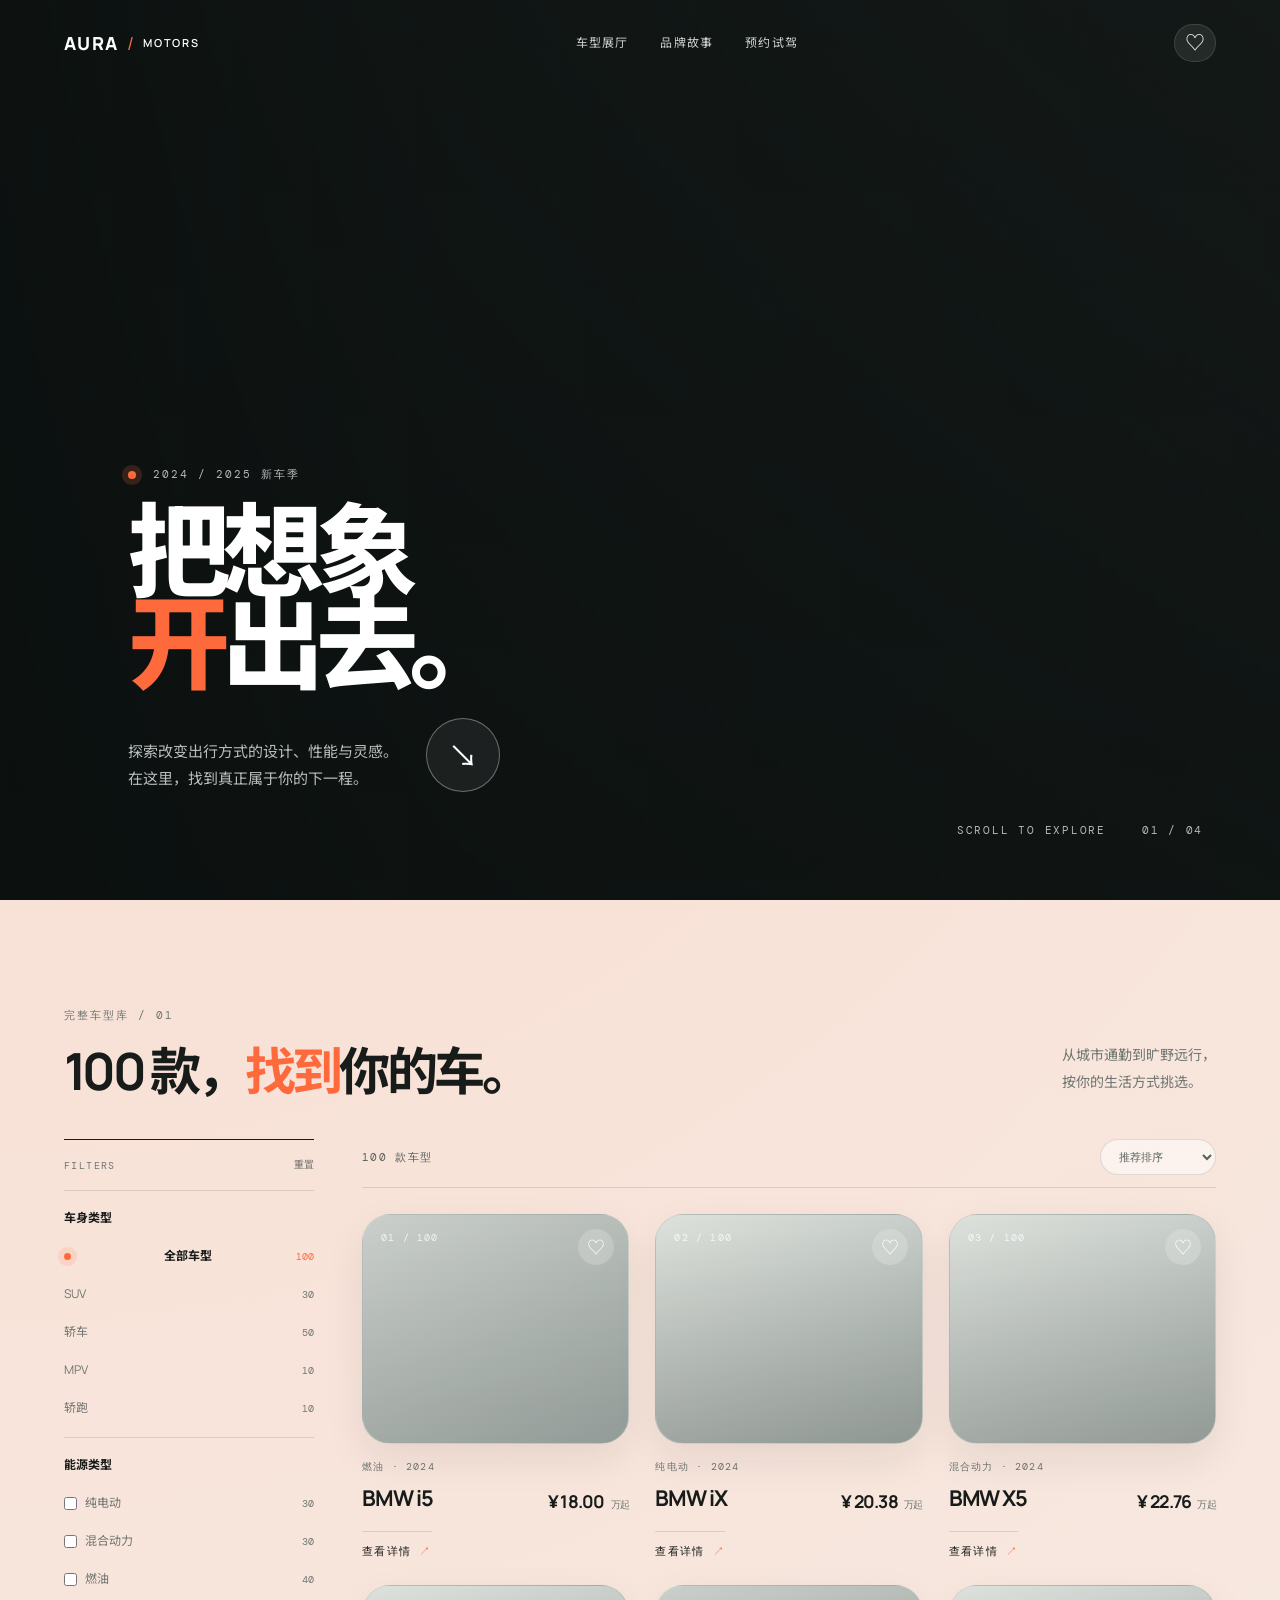
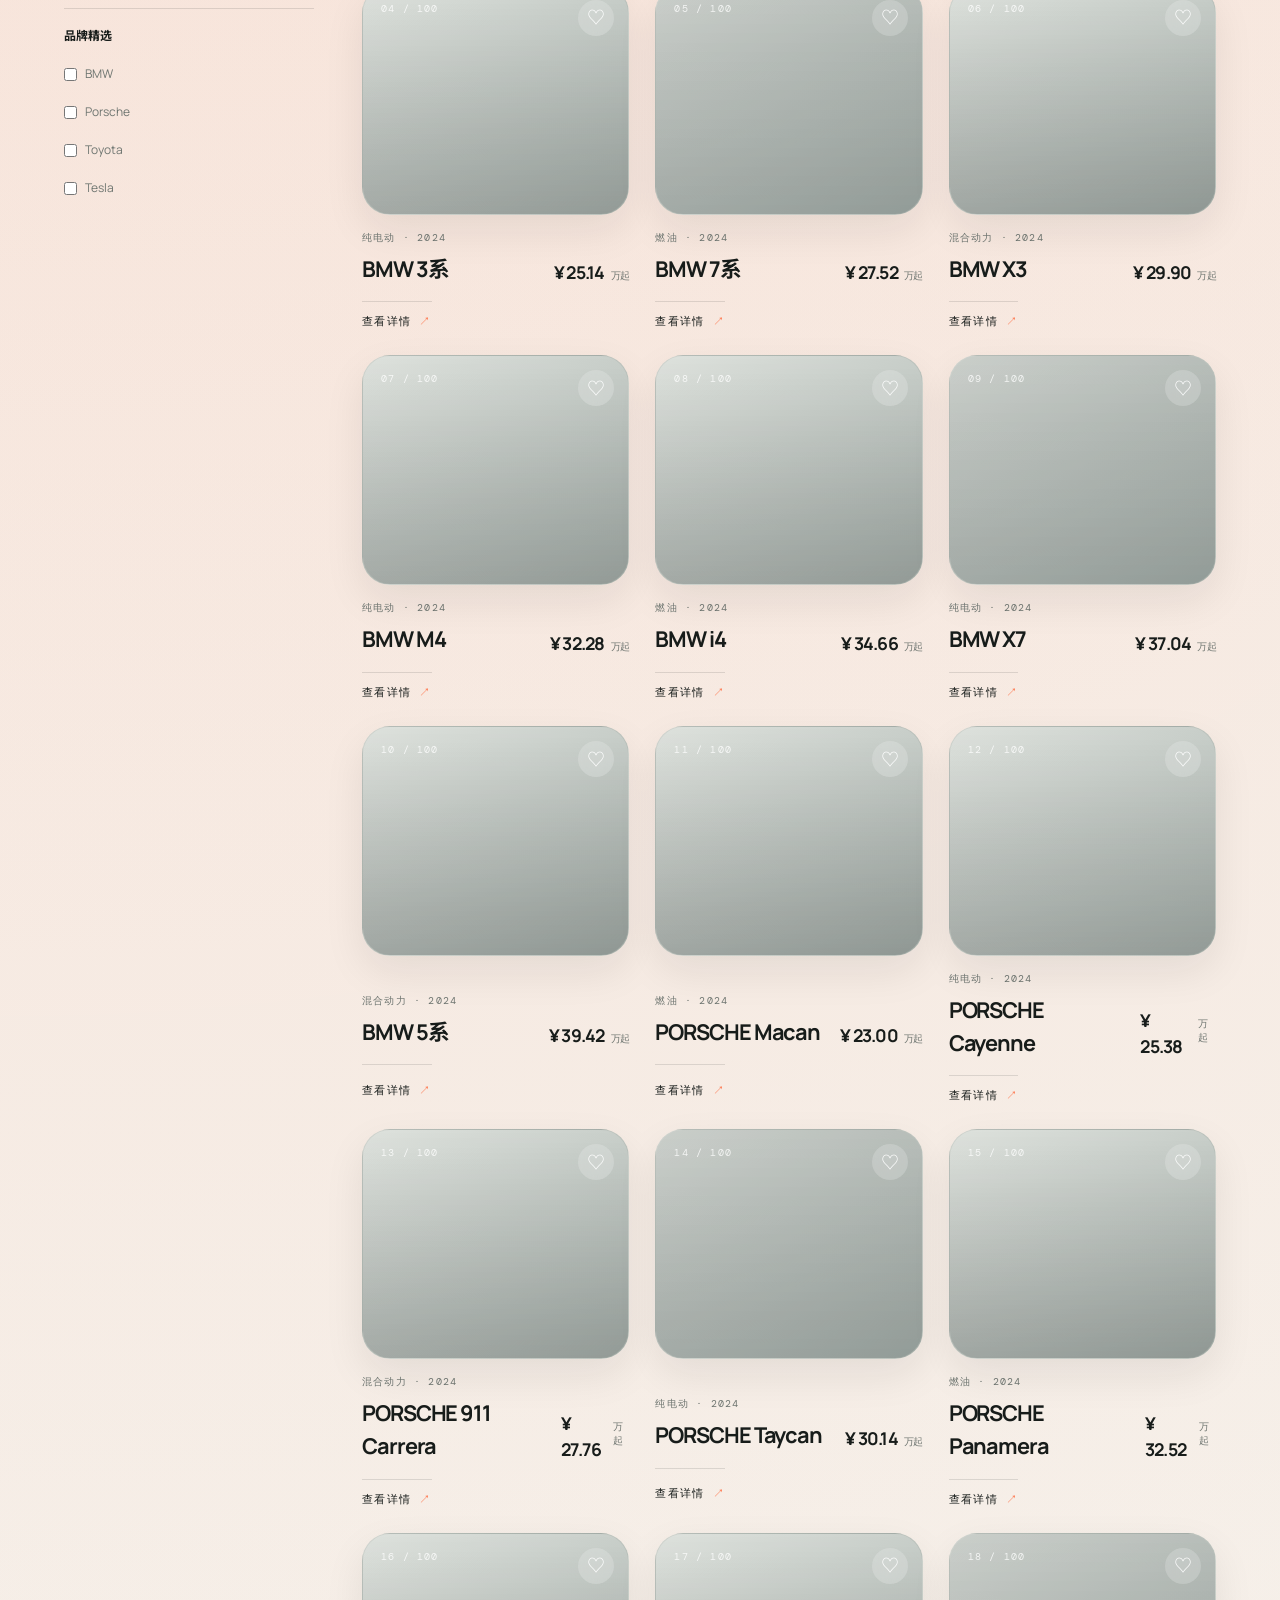
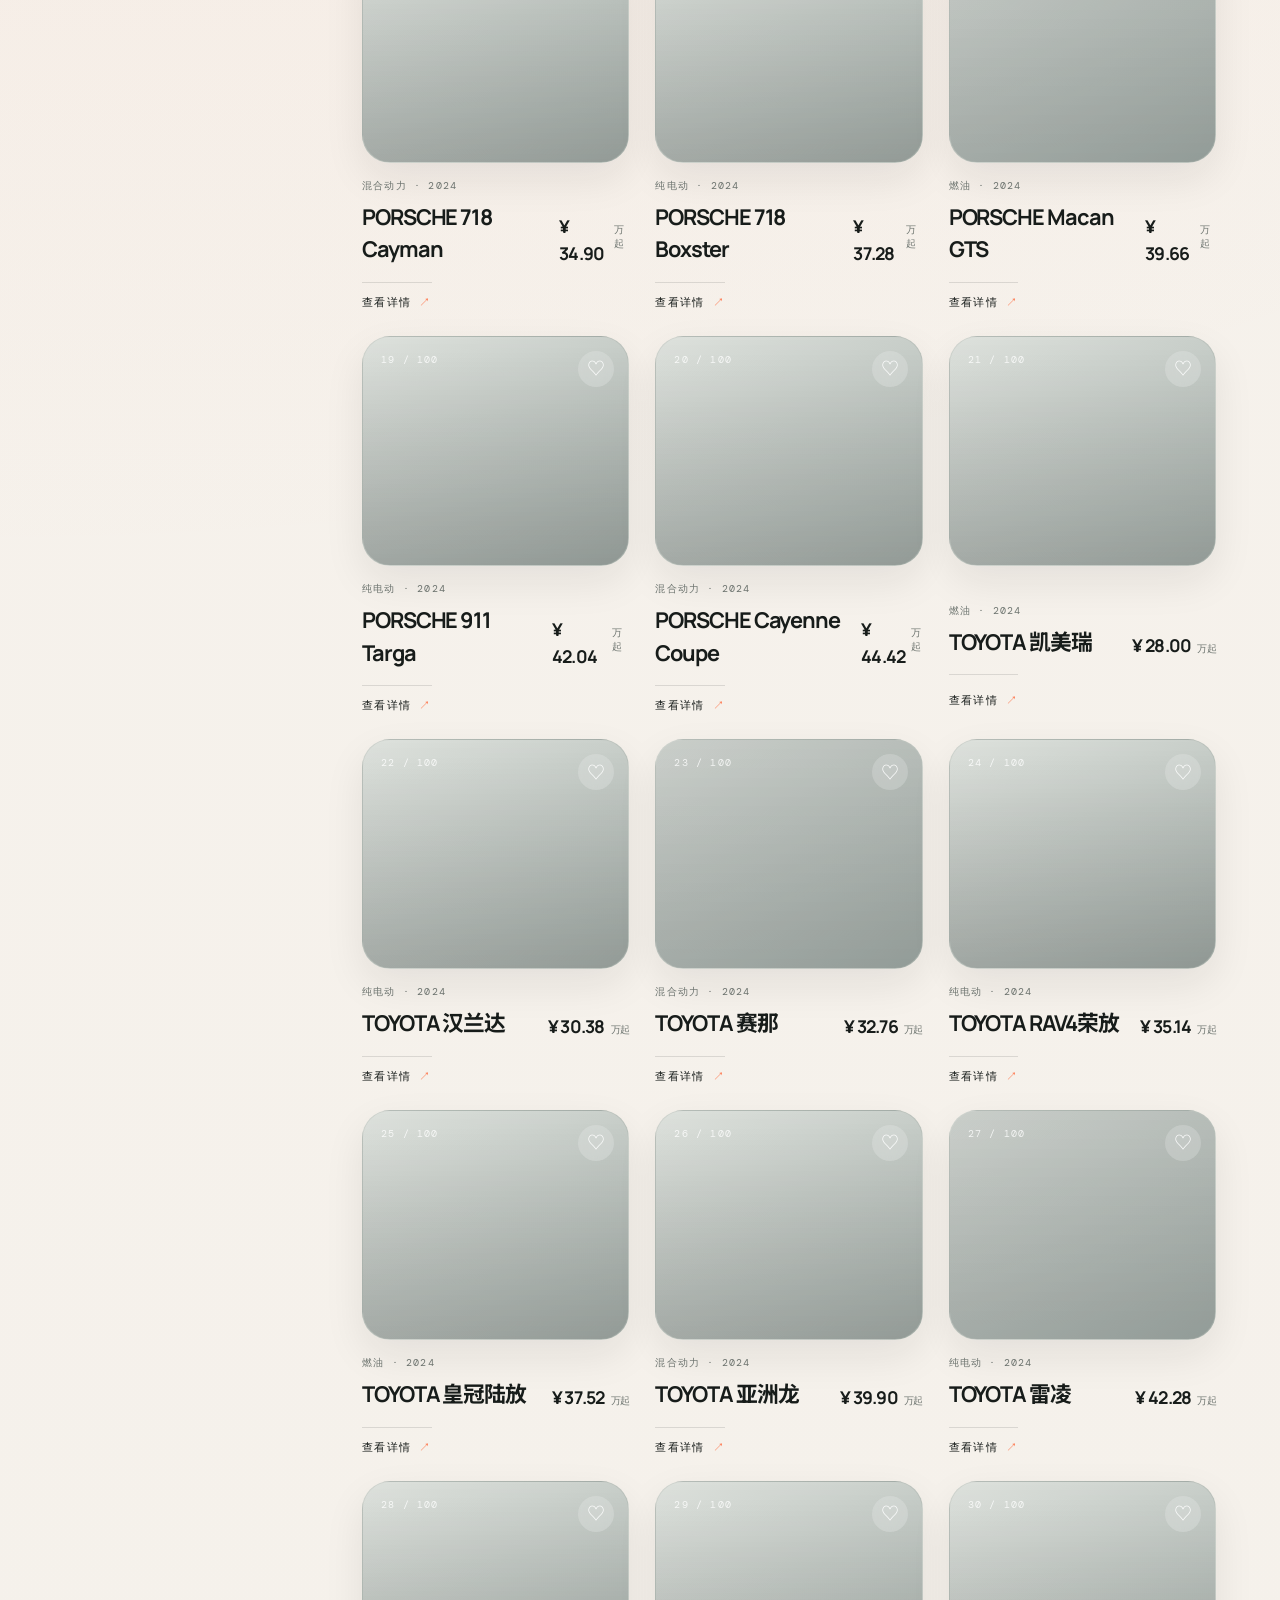
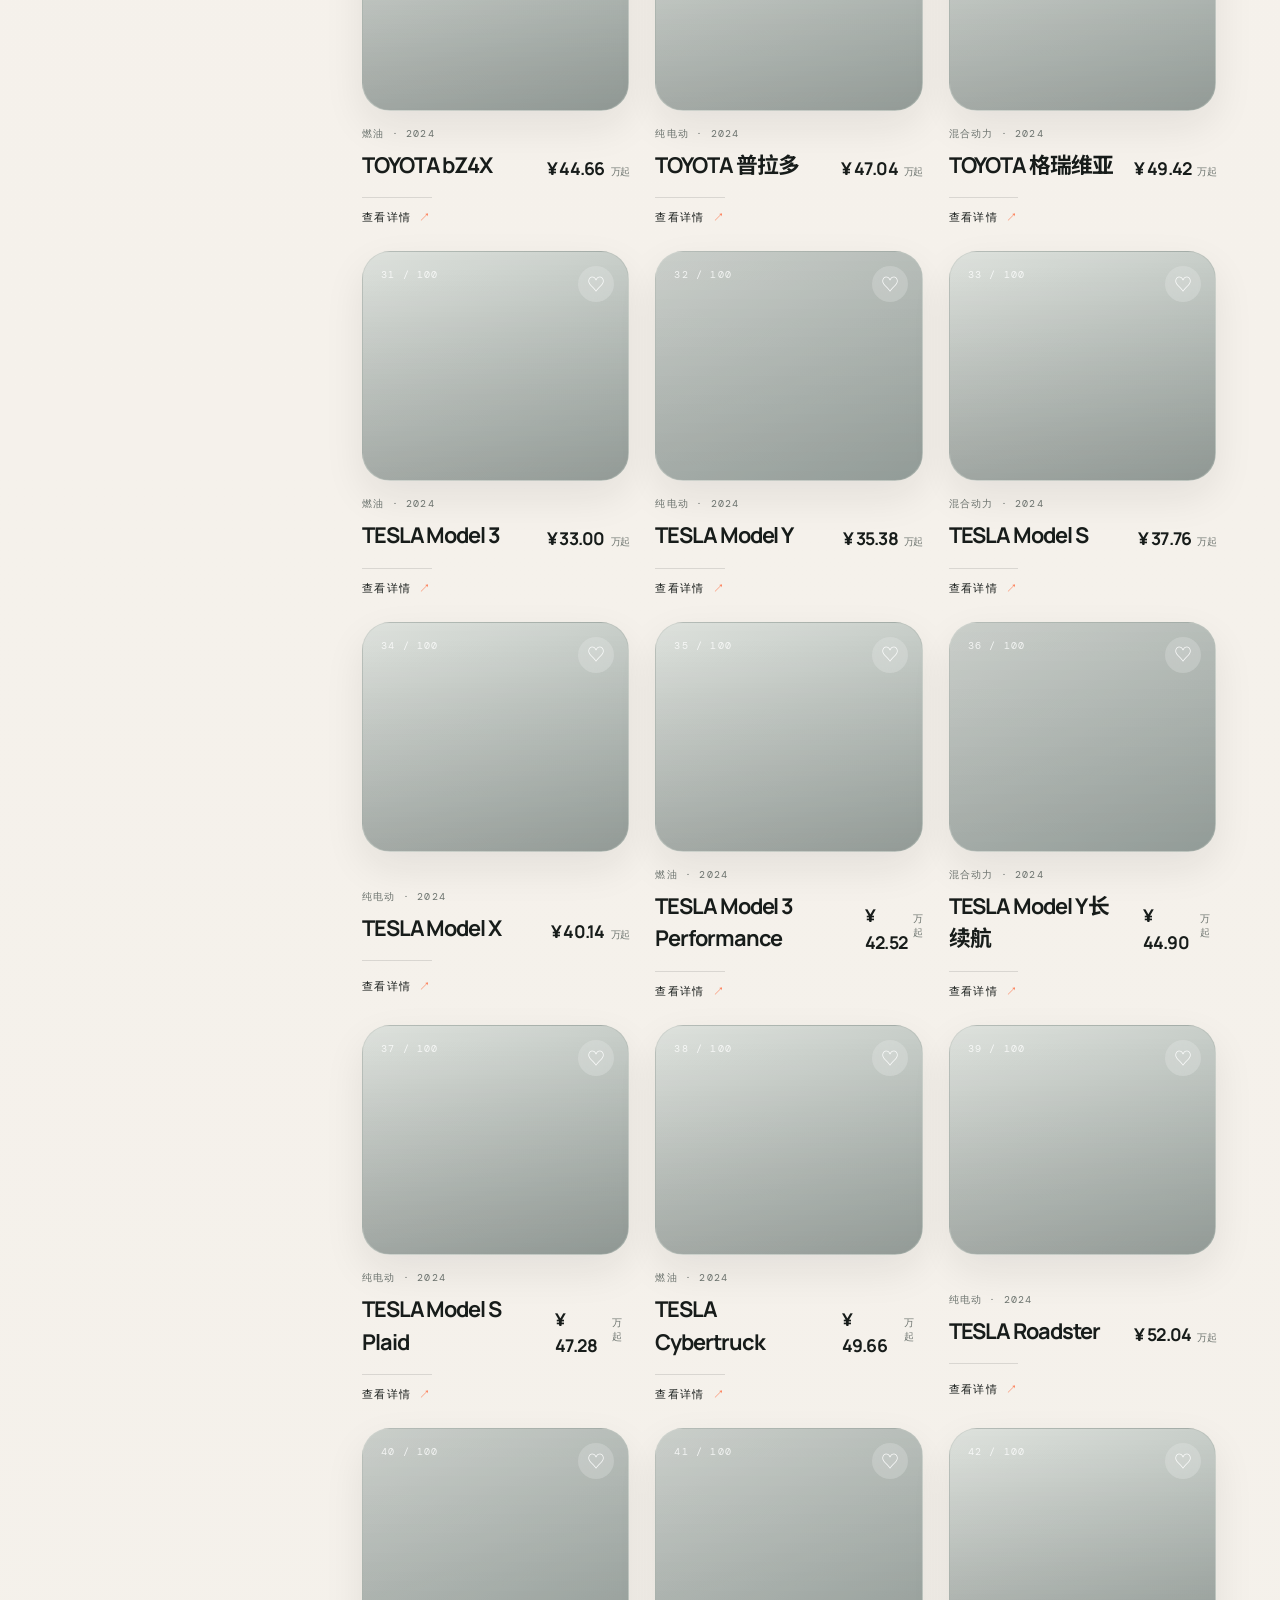
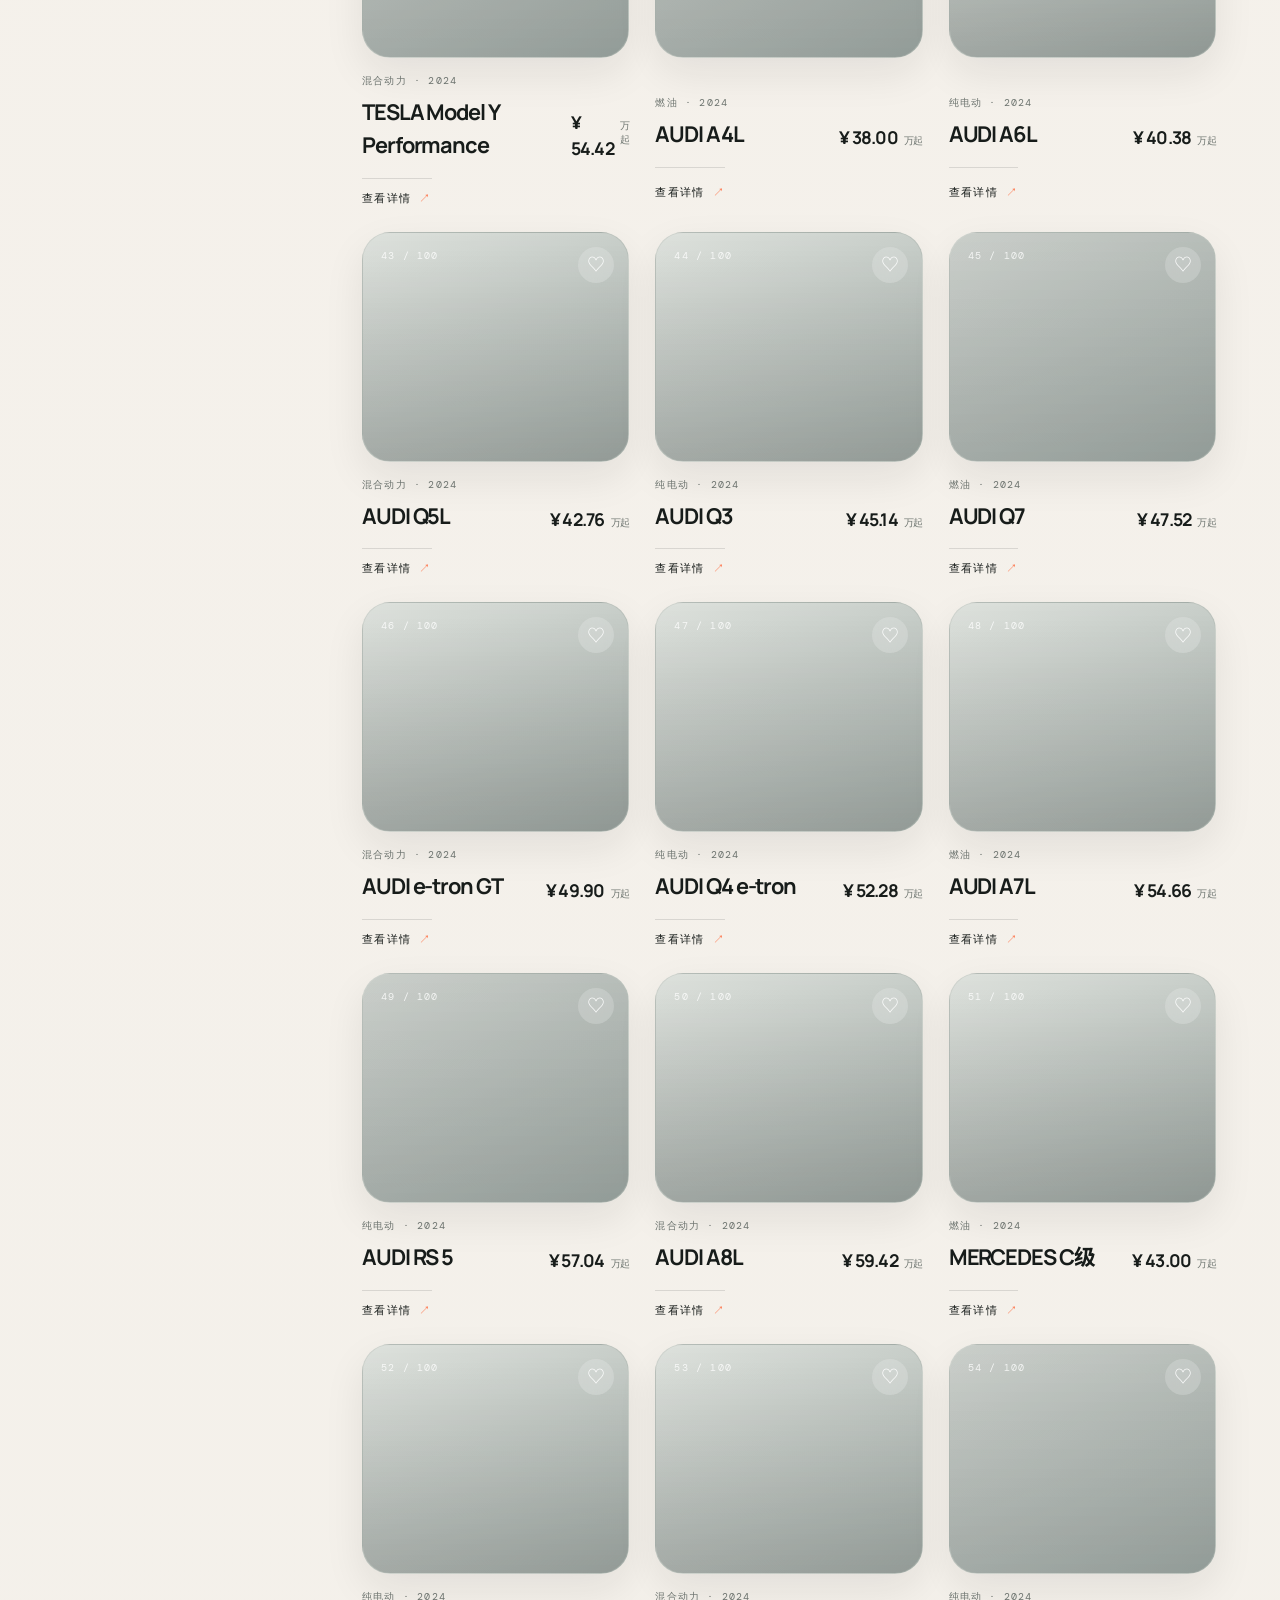
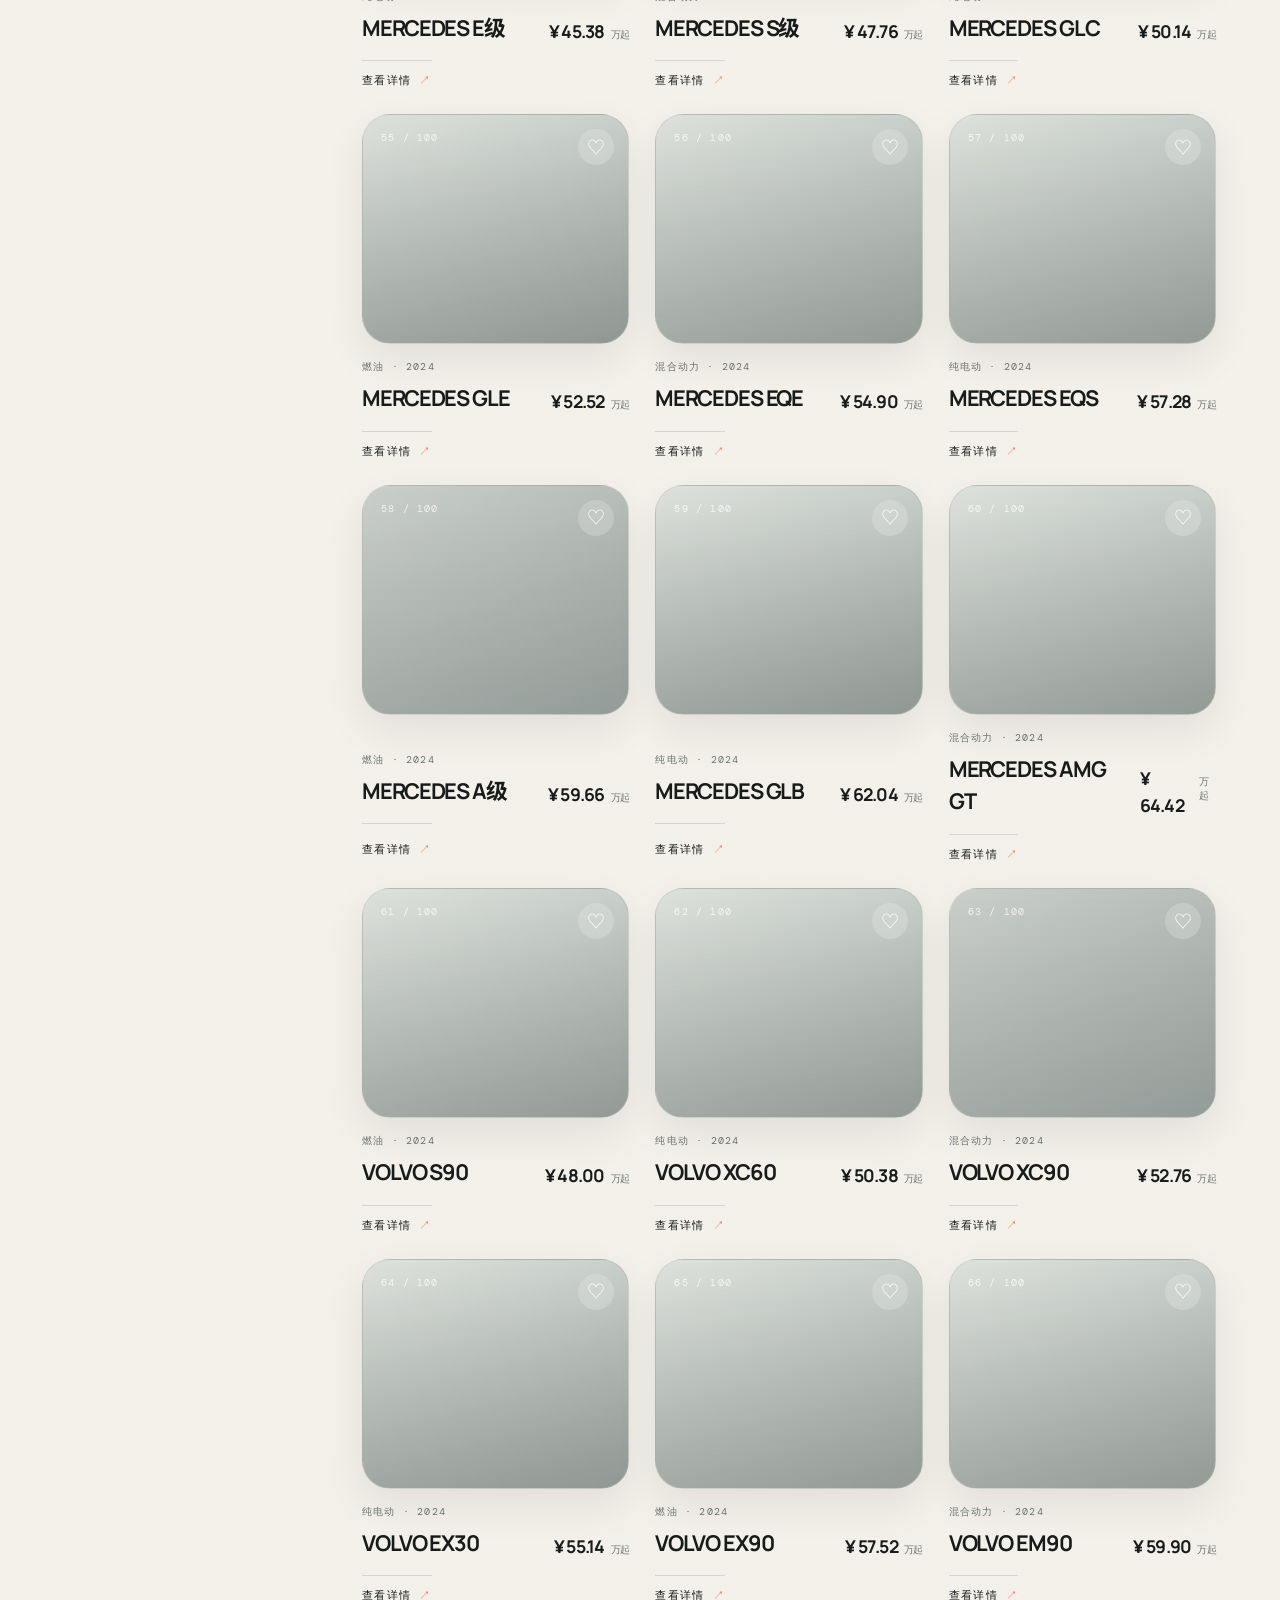
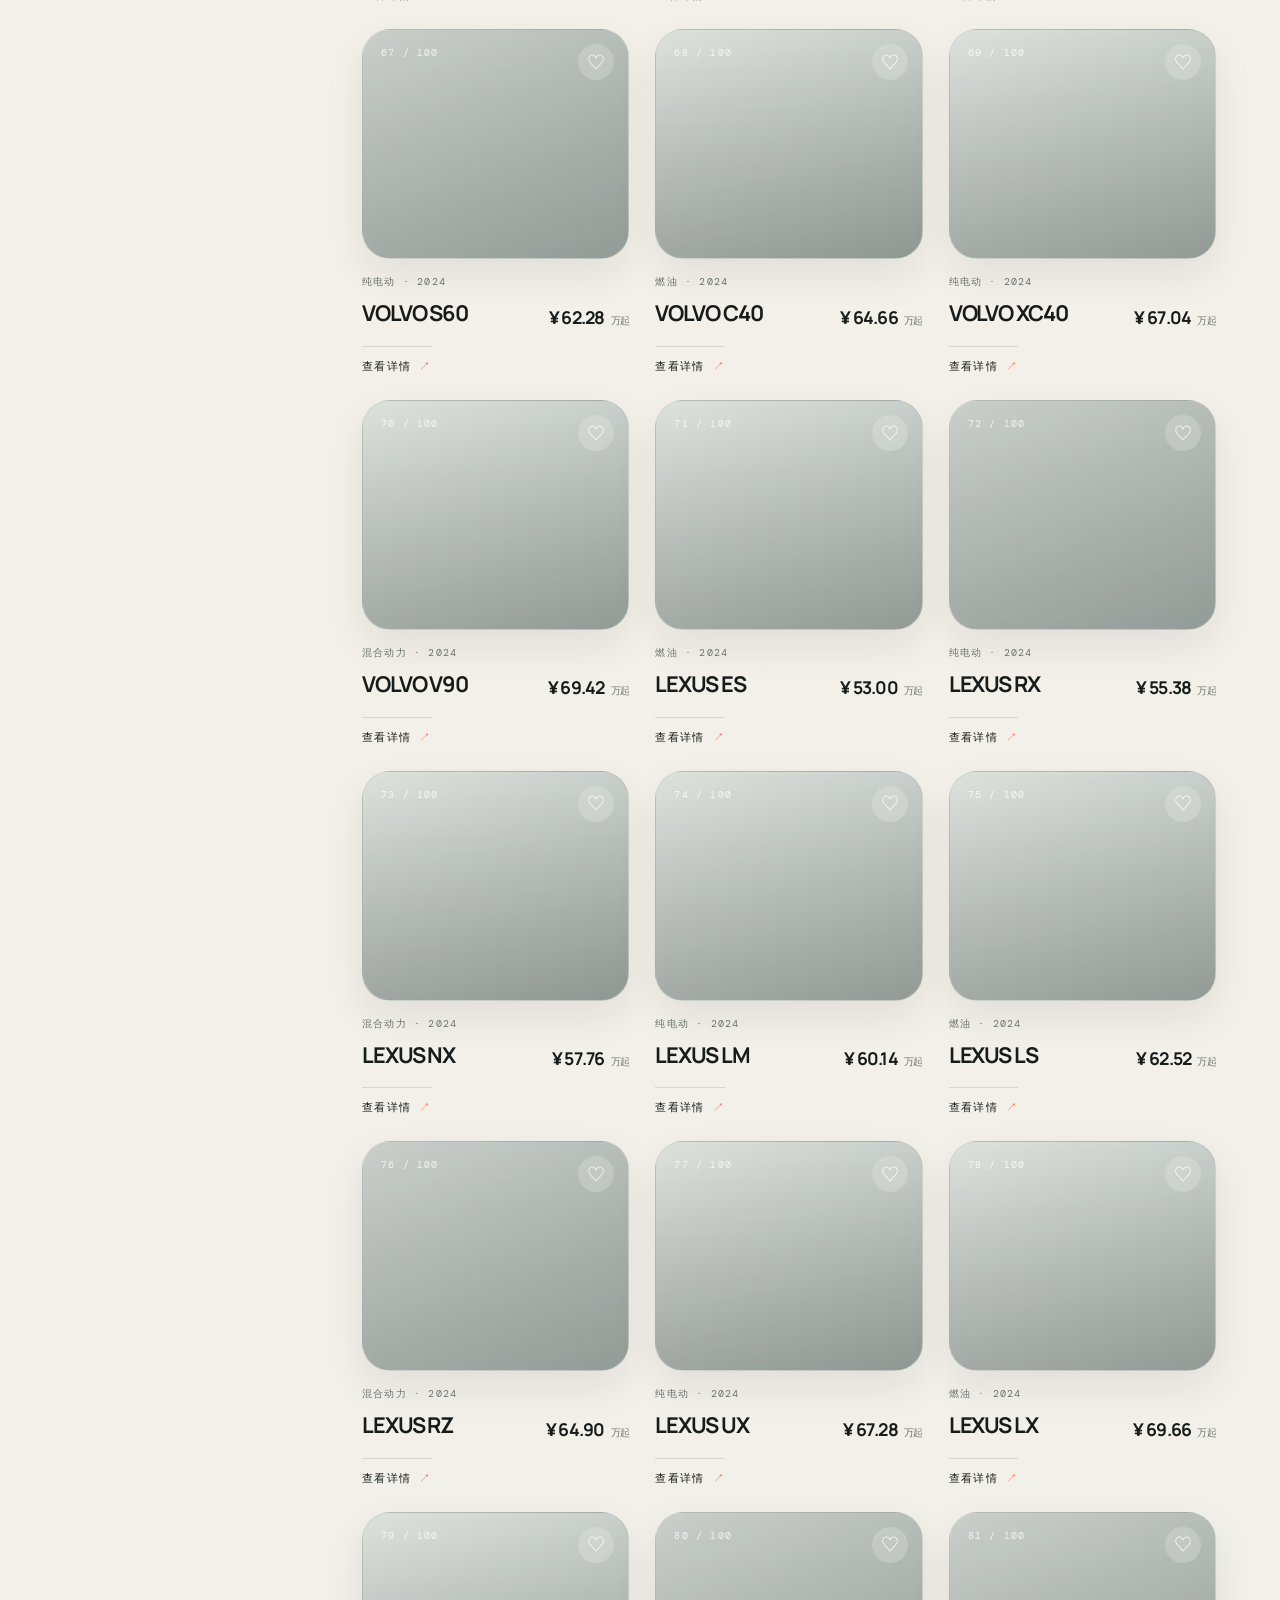
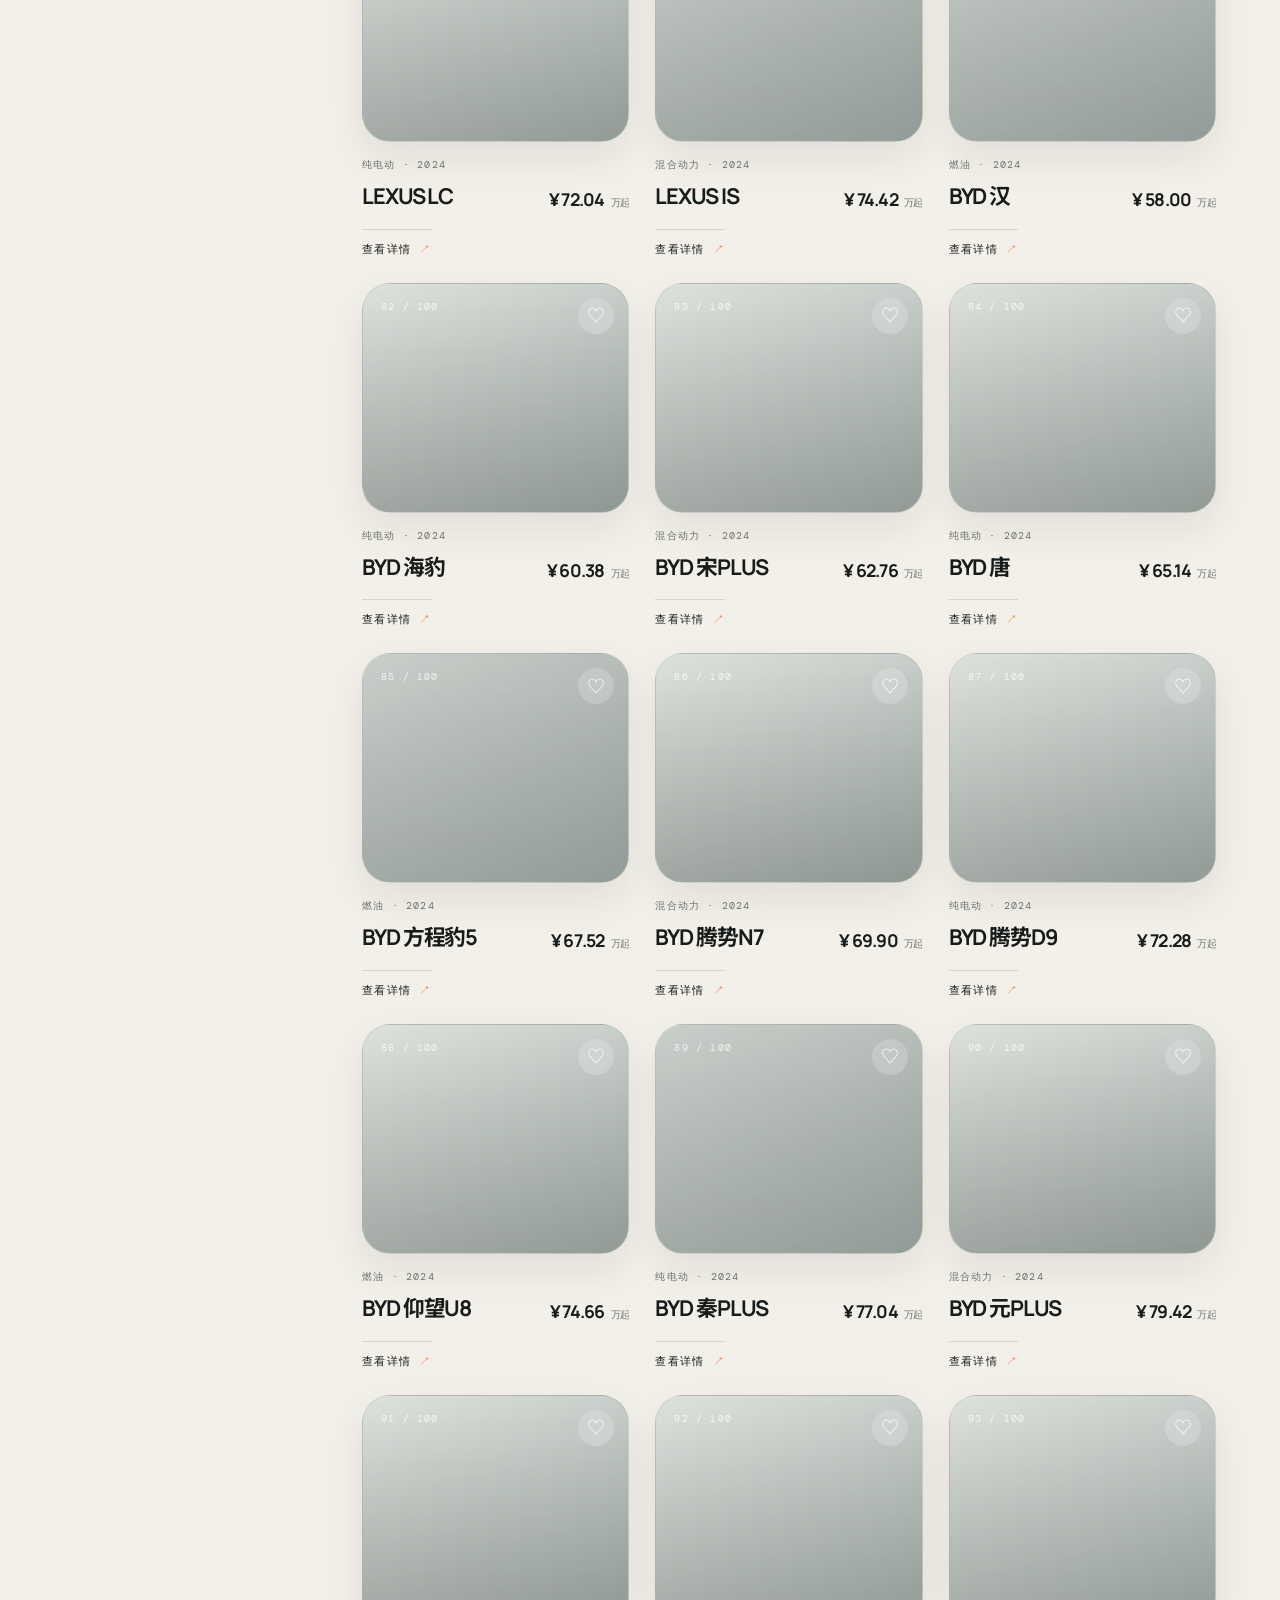
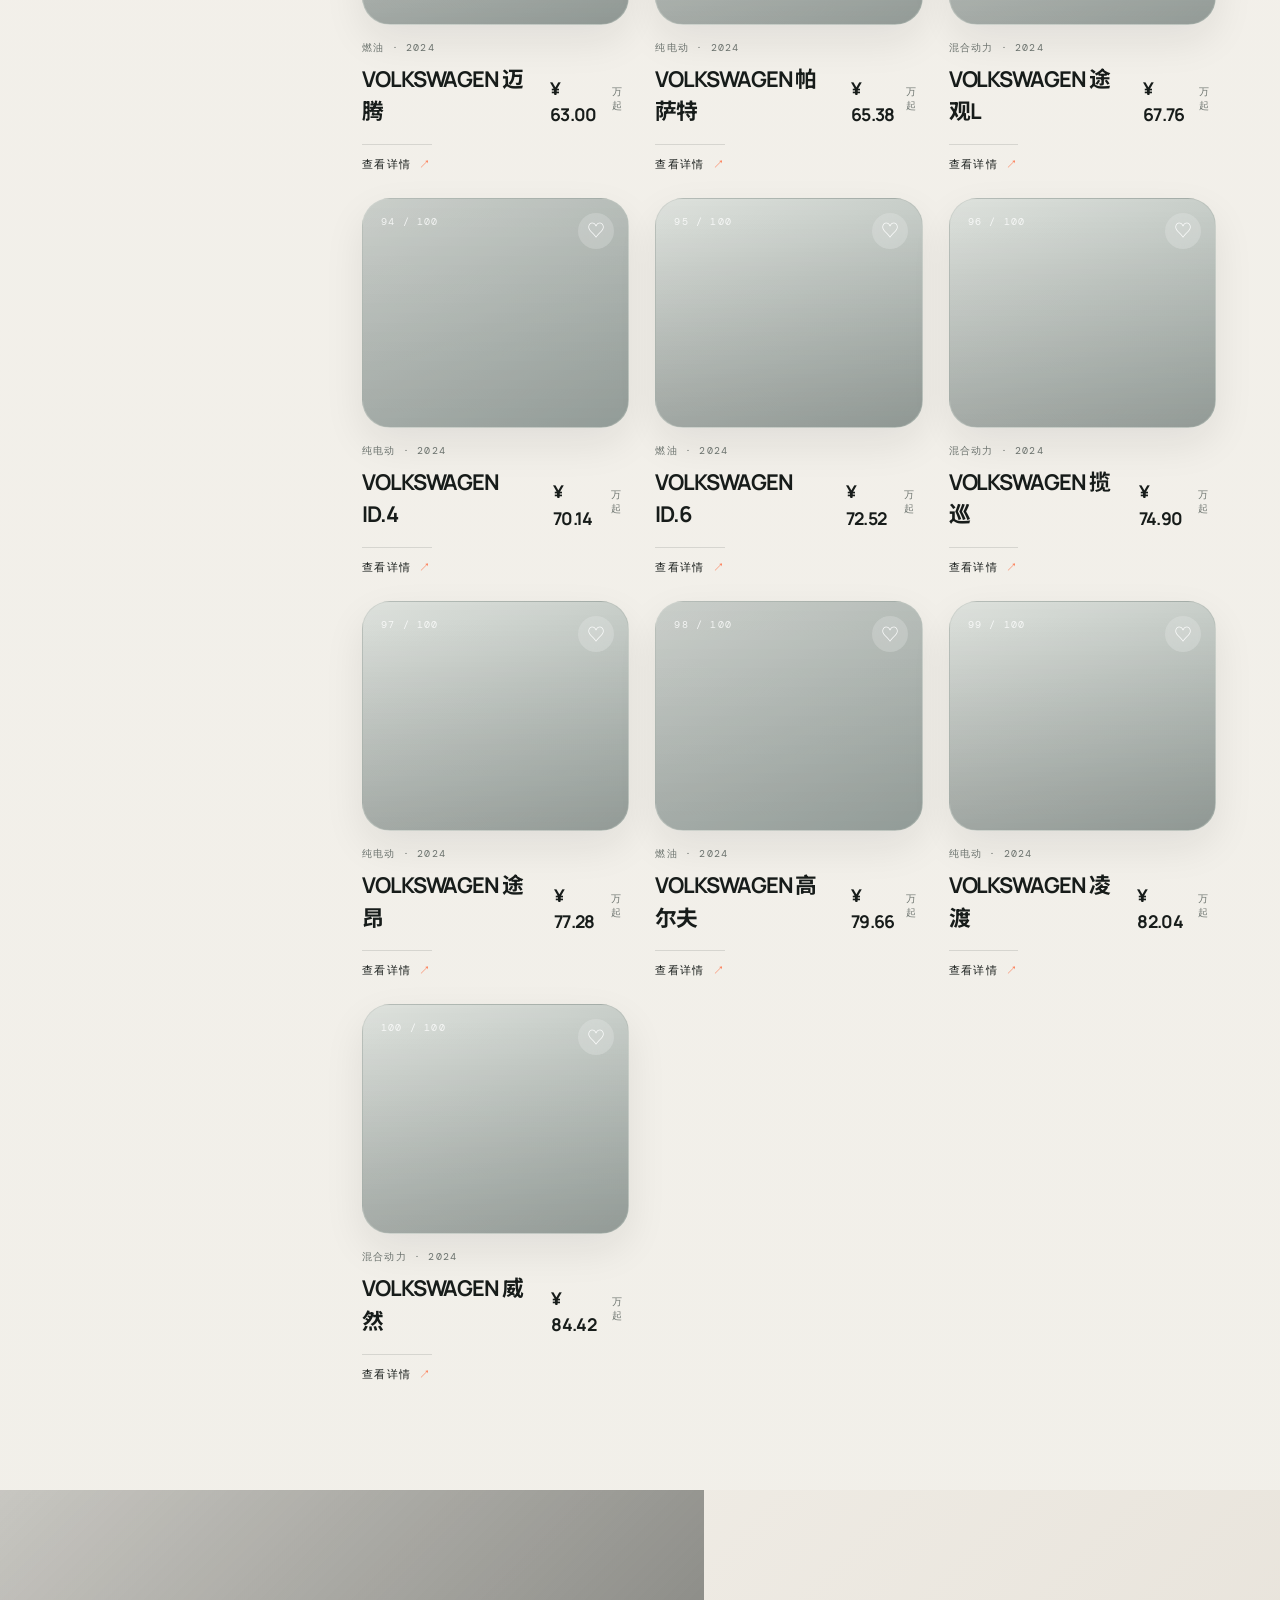
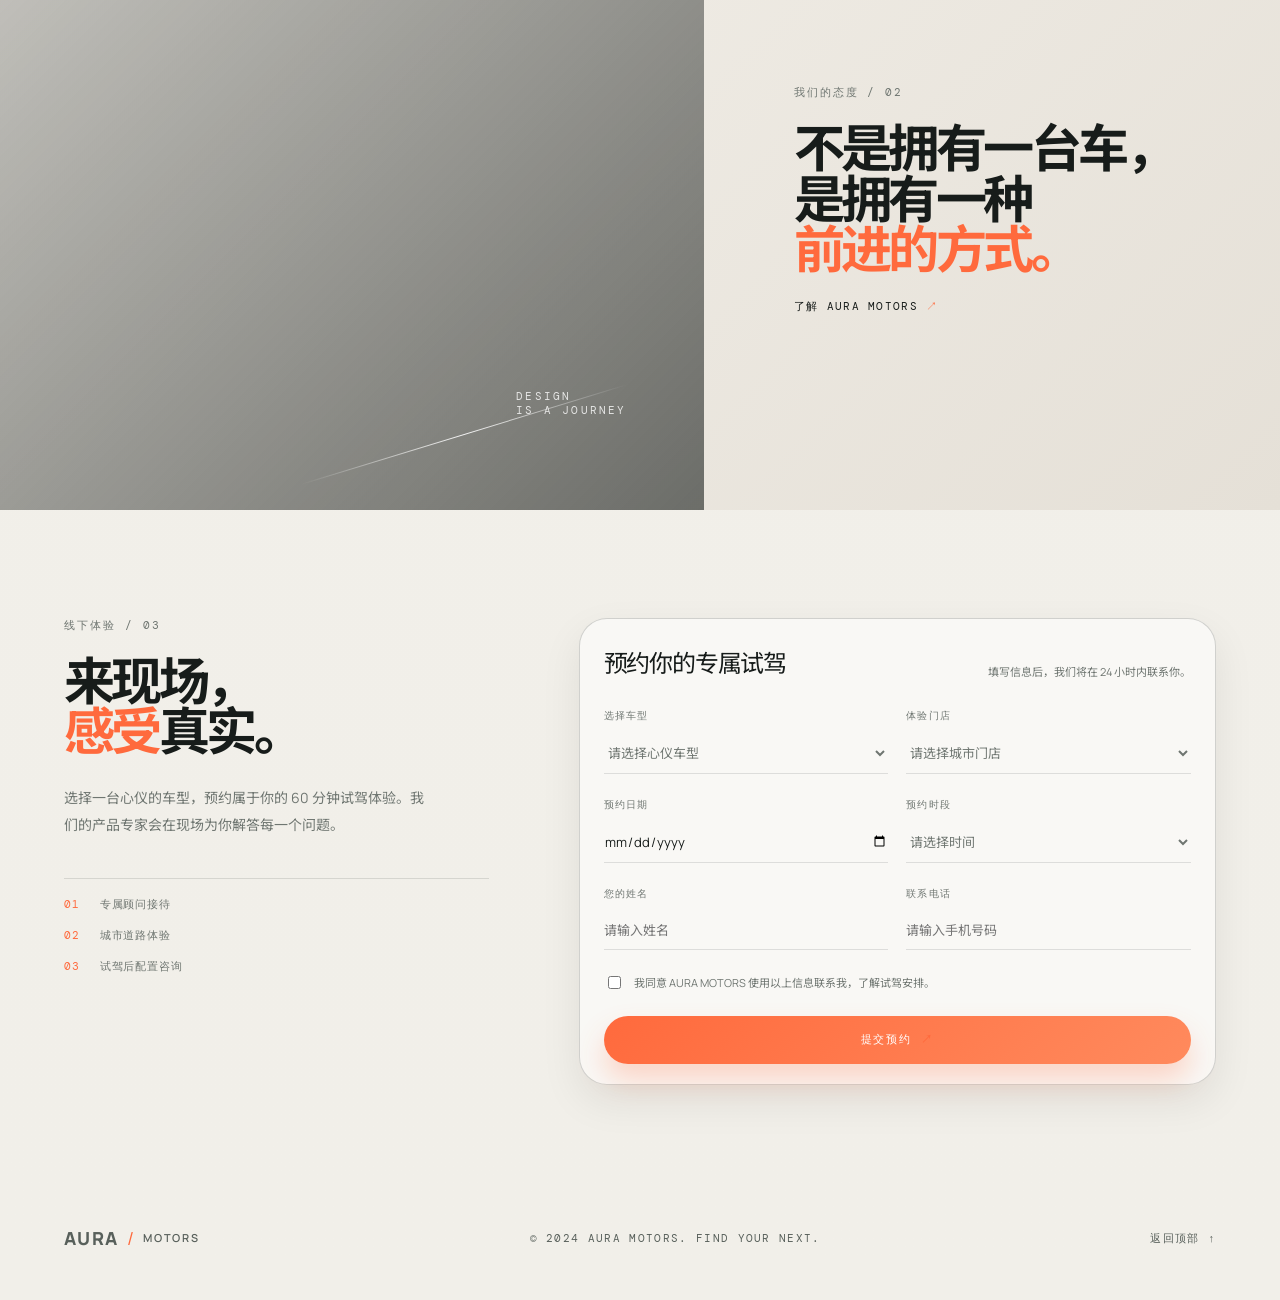
<file: index.html>
<!doctype html>
<html lang="zh-CN">
<head>
  <meta charset="UTF-8">
  <meta name="viewport" content="width=device-width, initial-scale=1.0">
  <meta name="description" content="AURA MOTORS 汽车博览：发现下一台让你心动的汽车。">
  <title>AURA MOTORS | 汽车博览</title>
  <link rel="preconnect" href="https://fonts.googleapis.com">
  <link rel="preconnect" href="https://fonts.gstatic.com" crossorigin>
  <link href="https://fonts.googleapis.com/css2?family=DM+Mono:wght@400;500&family=Manrope:wght@400;500;600;700;800&family=Noto+Sans+SC:wght@400;500;700;900&display=swap" rel="stylesheet">
  <link rel="stylesheet" href="styles.css">
</head>
<body>
  <header class="site-header">
    <a class="brand" href="#top" aria-label="AURA MOTORS 首页"><span>AURA</span><b>/</b><em>MOTORS</em></a>
    <nav class="main-nav" aria-label="主导航"><a href="#showroom">车型展厅</a><a href="#stories">品牌故事</a><a href="#visit">预约试驾</a></nav>
    <div class="header-actions"><button class="icon-button favorite-link" type="button" aria-label="查看收藏车型"><span>♡</span><small>0</small></button><button class="menu-toggle" type="button" aria-label="打开菜单" aria-expanded="false"><i></i><i></i></button></div>
  </header>
  <main id="top">
    <section class="hero"><div class="hero-image"></div><div class="hero-shade"></div><div class="hero-content"><p class="eyebrow light"><span class="live-dot"></span> 2024 / 2025 新车季</p><h1>把想象<br><i>开</i>出去。</h1><div class="hero-bottom"><p>探索改变出行方式的设计、性能与灵感。<br>在这里，找到真正属于你的下一程。</p><a class="circle-arrow" href="#showroom" aria-label="探索车型">↘</a></div></div><div class="hero-meta"><span>SCROLL TO EXPLORE</span><span>01 / 04</span></div></section>
    <section class="showroom section-wrap" id="showroom"><div class="section-heading"><div><p class="eyebrow">完整车型库 / 01</p><h2>100 款，<i>找到</i>你的车。</h2></div><p class="section-note">从城市通勤到旷野远行，<br>按你的生活方式挑选。</p></div>
      <div class="catalog-layout">
        <aside class="catalog-sidebar" aria-label="车型筛选"><div class="sidebar-top"><span>FILTERS</span><button class="reset-filters" type="button">重置</button></div><div class="sidebar-group"><p>车身类型</p><button class="side-filter active" data-filter="all">全部车型 <span>100</span></button><button class="side-filter" data-filter="suv">SUV <span>30</span></button><button class="side-filter" data-filter="sedan">轿车 <span>50</span></button><button class="side-filter" data-filter="mpv">MPV <span>10</span></button><button class="side-filter" data-filter="coupe">轿跑 <span>10</span></button></div><div class="sidebar-group"><p>能源类型</p><label><input type="checkbox" value="electric">纯电动 <span>30</span></label><label><input type="checkbox" value="hybrid">混合动力 <span>30</span></label><label><input type="checkbox" value="fuel">燃油 <span>40</span></label></div><div class="sidebar-group"><p>品牌精选</p><label><input type="checkbox" value="BMW">BMW</label><label><input type="checkbox" value="PORSCHE">Porsche</label><label><input type="checkbox" value="TOYOTA">Toyota</label><label><input type="checkbox" value="TESLA">Tesla</label></div></aside>
        <div class="catalog-results"><div class="results-toolbar"><span class="result-count">100 款车型</span><select aria-label="排序方式"><option>推荐排序</option><option>价格从低到高</option><option>价格从高到低</option></select></div><div class="car-grid"></div></div>
      </div>
    </section>
    <section class="manifesto" id="stories"><div class="manifesto-art"><div class="art-line"></div><span>DESIGN<br>IS A JOURNEY</span></div><div class="manifesto-copy"><p class="eyebrow">我们的态度 / 02</p><h2>不是拥有一台车，<br>是拥有一种<br><i>前进的方式。</i></h2><a class="text-link" href="#visit">了解 AURA MOTORS <span>↗</span></a></div></section>
    <section class="visit section-wrap" id="visit"><div class="visit-intro"><p class="eyebrow">线下体验 / 03</p><h2>来现场，<br><i>感受</i>真实。</h2><p class="visit-copy">选择一台心仪的车型，预约属于你的 60 分钟试驾体验。我们的产品专家会在现场为你解答每一个问题。</p><div class="visit-facts"><span><b>01</b> 专属顾问接待</span><span><b>02</b> 城市道路体验</span><span><b>03</b> 试驾后配置咨询</span></div></div><form class="test-drive-form"><div class="form-heading"><p>预约你的专属试驾</p><span>填写信息后，我们将在 24 小时内联系你。</span></div><label class="form-field"><span>选择车型</span><select name="model" required><option value="" selected disabled>请选择心仪车型</option><option>BMW i5</option><option>Porsche Macan</option><option>Tesla Model 3</option><option>Toyota 凯美瑞</option><option>其他车型</option></select></label><label class="form-field"><span>体验门店</span><select name="store" required><option value="" selected disabled>请选择城市门店</option><option>上海 · 外滩体验中心</option><option>北京 · 朝阳体验中心</option><option>深圳 · 南山体验中心</option><option>杭州 · 钱江体验中心</option></select></label><label class="form-field"><span>预约日期</span><input name="date" type="date" required></label><label class="form-field"><span>预约时段</span><select name="time" required><option value="" selected disabled>请选择时间</option><option>09:00 - 11:00</option><option>11:00 - 13:00</option><option>14:00 - 16:00</option><option>16:00 - 18:00</option></select></label><label class="form-field"><span>您的姓名</span><input name="name" type="text" placeholder="请输入姓名" autocomplete="name" required></label><label class="form-field"><span>联系电话</span><input name="phone" type="tel" placeholder="请输入手机号码" autocomplete="tel" pattern="[0-9]{11}" required></label><label class="form-consent"><input type="checkbox" required><span>我同意 AURA MOTORS 使用以上信息联系我，了解试驾安排。</span></label><button class="button form-submit" type="submit">提交预约 <b>↗</b></button><p class="form-status" role="status" aria-live="polite"></p></form></section>
  </main>
  <footer><a class="brand" href="#top"><span>AURA</span><b>/</b><em>MOTORS</em></a><p>© 2024 AURA MOTORS. FIND YOUR NEXT.</p><a href="#top" class="back-top">返回顶部 ↑</a></footer>
  <dialog class="details-modal"><button class="modal-close" aria-label="关闭详情">×</button><p class="eyebrow">MODEL SPOTLIGHT</p><h2></h2><p class="modal-description">让每一次出发都更接近你心中的理想。预约专属顾问，获取完整配置与试驾信息。</p><a class="button" href="#visit">预约试驾 <b>↗</b></a></dialog>
  <script src="supabase-config.js"></script>
  <script src="script.js"></script>
</body>
</html>
</file>
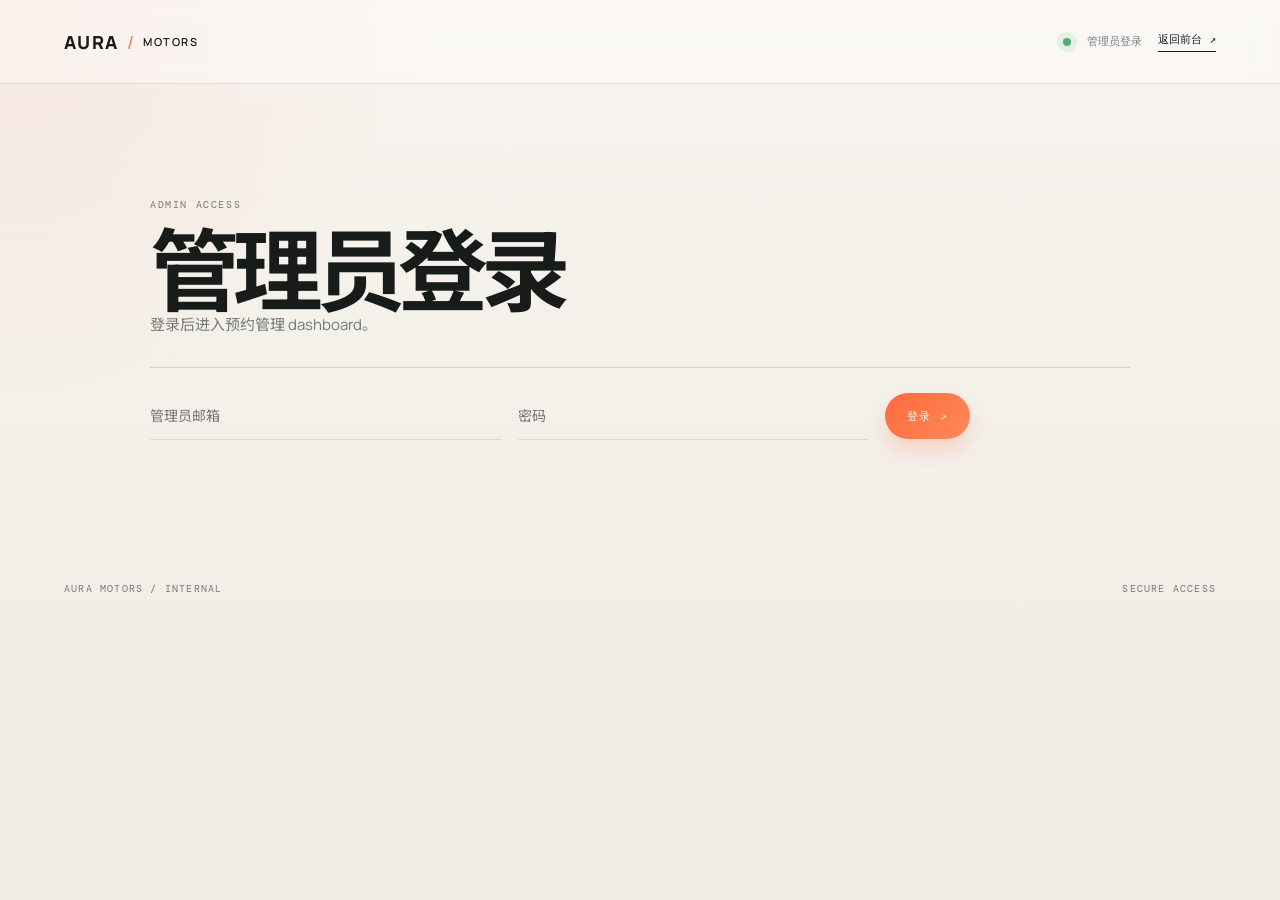
<file: admin.html>
<!doctype html>
<html lang="zh-CN">
<head>
  <meta charset="UTF-8">
  <meta name="viewport" content="width=device-width, initial-scale=1.0">
  <meta name="description" content="AURA MOTORS 管理员登录。">
  <title>AURA MOTORS | 管理员登录</title>
  <link rel="preconnect" href="https://fonts.googleapis.com">
  <link rel="preconnect" href="https://fonts.gstatic.com" crossorigin>
  <link href="https://fonts.googleapis.com/css2?family=DM+Mono:wght@400;500&family=Manrope:wght@400;500;600;700;800&family=Noto+Sans+SC:wght@400;500;700;900&display=swap" rel="stylesheet">
  <link rel="stylesheet" href="admin.css">
  <script src="supabase-config.js" defer></script>
  <script src="admin.js" defer></script>
</head>
<body>
  <header class="admin-header">
    <a class="brand" href="./"><span>AURA</span><b>/</b><em>MOTORS</em></a>
    <div class="admin-user"><span class="status-dot"></span><span>管理员登录</span><a href="./">返回前台 ↗</a></div>
  </header>
  <main class="admin-main">
    <section class="login-page-panel">
      <p class="eyebrow">ADMIN ACCESS</p>
      <h1>管理员登录</h1>
      <p class="login-description">登录后进入预约管理 dashboard。</p>
      <form class="login-panel">
        <div class="login-fields"><input name="email" type="email" placeholder="管理员邮箱" autocomplete="username" required><input name="password" type="password" placeholder="密码" autocomplete="current-password" required><button class="login-button" type="submit">登录 ↗</button></div>
        <p class="login-status" role="alert"></p>
      </form>
    </section>
  </main>
  <footer><span>AURA MOTORS / INTERNAL</span><span>SECURE ACCESS</span></footer>
</body>
</html>
</file>
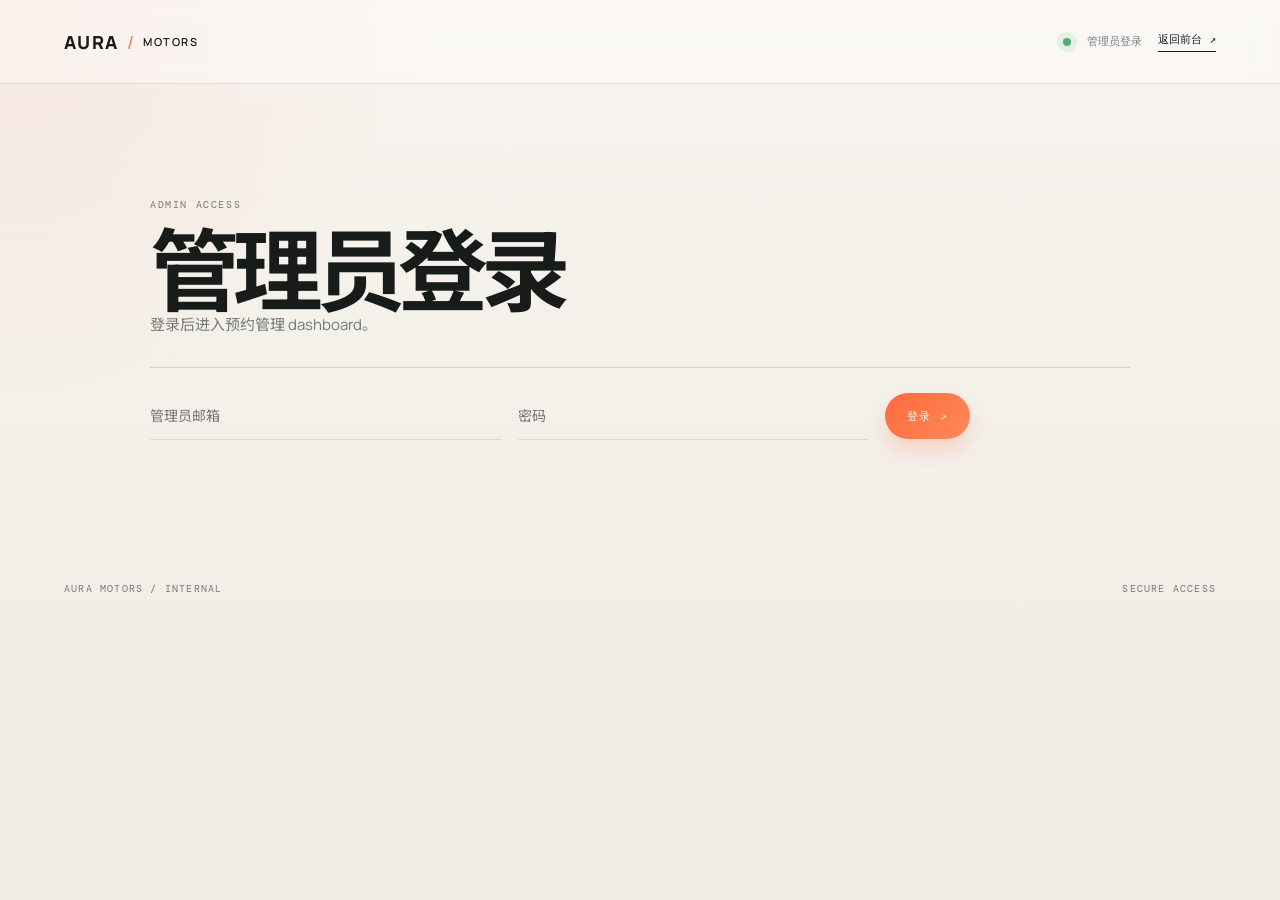
<file: dashboard.html>
<!doctype html>
<html lang="zh-CN">
<head>
  <meta charset="UTF-8">
  <meta name="viewport" content="width=device-width, initial-scale=1.0">
  <meta name="description" content="AURA MOTORS 管理员预约管理后台。">
  <title>AURA MOTORS | 管理后台</title>
  <link rel="preconnect" href="https://fonts.googleapis.com">
  <link rel="preconnect" href="https://fonts.gstatic.com" crossorigin>
  <link href="https://fonts.googleapis.com/css2?family=DM+Mono:wght@400;500&family=Manrope:wght@400;500;600;700;800&family=Noto+Sans+SC:wght@400;500;700;900&display=swap" rel="stylesheet">
  <link rel="stylesheet" href="admin.css">
  <script src="supabase-config.js" defer></script>
  <script src="dashboard.js" defer></script>
</head>
<body>
  <header class="admin-header">
    <a class="brand" href="./"><span>AURA</span><b>/</b><em>MOTORS</em></a>
    <div class="admin-user"><span class="status-dot"></span><span>管理员模式</span><a href="./">返回前台 ↗</a></div>
  </header>
  <main class="admin-main">
    <div class="page-heading">
      <div><p class="eyebrow">OPERATIONS / 01</p><h1>预约管理</h1></div>
      <div class="admin-actions"><button class="refresh-button" type="button" aria-label="刷新预约记录"><span>↻</span> 刷新数据</button><button class="sign-out-button" type="button">退出登录</button></div>
    </div>
    <section class="stats" aria-label="预约统计">
      <article class="stat-card"><span>全部预约</span><strong id="total-count">0</strong><small>HISTORY TOTAL</small></article>
      <article class="stat-card"><span>今日预约</span><strong id="today-count">0</strong><small>BOOKED TODAY</small></article>
      <article class="stat-card"><span>待到店</span><strong id="upcoming-count">0</strong><small>UPCOMING VISITS</small></article>
      <article class="stat-card accent"><span>热门车型</span><strong id="popular-model">—</strong><small>MOST REQUESTED</small></article>
    </section>
    <section class="records-panel">
      <div class="panel-heading"><div><p class="eyebrow">TEST DRIVE REQUESTS</p><h2>预约记录</h2></div><span id="record-state" class="record-state">正在加载</span></div>
      <div class="toolbar"><label class="search-field"><span>⌕</span><input id="search-input" type="search" placeholder="搜索姓名、车型或手机号" aria-label="搜索预约记录"></label><label class="date-field"><span>预约日期</span><input id="date-filter" type="date" aria-label="按预约日期筛选"></label><button id="clear-filter" class="clear-button" type="button">清除筛选</button></div>
      <div class="table-wrap"><table><thead><tr><th>客户</th><th>车型</th><th>体验门店</th><th>预约时间</th><th>提交时间</th></tr></thead><tbody id="records-body"></tbody></table><div id="empty-state" class="empty-state" hidden><strong>暂时没有匹配的预约</strong><span>新预约提交后会自动出现在这里。</span></div></div>
    </section>
  </main>
  <footer><span>AURA MOTORS / INTERNAL</span><span id="last-updated">尚未同步</span></footer>
</body>
</html>
</file>
<file: styles.css>
﻿:root {
  --bg: #f3efe9;
  --bg-strong: #e7e1d7;
  --surface: rgba(255, 255, 255, 0.72);
  --surface-strong: #ffffff;
  --ink: #171c1a;
  --ink-soft: #58605b;
  --muted: #6f7671;
  --line: rgba(23, 28, 26, 0.12);
  --line-strong: rgba(23, 28, 26, 0.18);
  --orange: #ff6a3d;
  --orange-strong: #ff855f;
  --shadow: 0 24px 60px rgba(20, 23, 22, 0.12);
  --shadow-soft: 0 16px 40px rgba(20, 23, 22, 0.08);
}

* { box-sizing: border-box; }
html { scroll-behavior: smooth; }
body {
  margin: 0;
  background:
    radial-gradient(circle at top left, rgba(255, 120, 80, 0.18), transparent 24%),
    linear-gradient(180deg, #f7f2ec 0%, #f1efe9 100%);
  color: var(--ink);
  font-family: "Manrope", "Noto Sans SC", sans-serif;
  font-size: 15px;
  line-height: 1.5;
}

a { color: inherit; text-decoration: none; }
button, input, select { font: inherit; }
button { color: inherit; cursor: pointer; }
img { max-width: 100%; display: block; }

.site-header {
  position: absolute;
  top: 0;
  left: 0;
  right: 0;
  z-index: 30;
  height: 86px;
  padding: 0 5vw;
  display: flex;
  align-items: center;
  justify-content: space-between;
  color: #fff;
  transition: background 0.28s ease, border-color 0.28s ease, backdrop-filter 0.28s ease;
}
.site-header.scrolled {
  position: fixed;
  background: rgba(14, 18, 17, 0.7);
  border-bottom: 1px solid rgba(255, 255, 255, 0.18);
  backdrop-filter: blur(14px);
  box-shadow: 0 12px 30px rgba(12, 16, 15, 0.12);
}

.brand {
  display: inline-flex;
  align-items: center;
  gap: 8px;
  font-size: 18px;
  font-weight: 800;
  letter-spacing: 0.08em;
}
.brand b {
  color: var(--orange);
  font-weight: 400;
}
.brand em {
  font-size: 11px;
  font-style: normal;
  font-weight: 600;
  letter-spacing: 0.16em;
}

.main-nav {
  display: flex;
  align-items: center;
  gap: 32px;
  font-size: 12px;
  letter-spacing: 0.1em;
  text-transform: uppercase;
}
.main-nav a {
  position: relative;
  opacity: 0.8;
  transition: opacity 0.2s ease;
}
.main-nav a::after {
  content: "";
  position: absolute;
  left: 0;
  bottom: -8px;
  width: 100%;
  height: 1px;
  background: rgba(255, 255, 255, 0.8);
  transform: scaleX(0);
  transform-origin: left;
  transition: transform 0.2s ease;
}
.main-nav a:hover { opacity: 1; }
.main-nav a:hover::after, .main-nav a:focus-visible::after { transform: scaleX(1); }

.header-actions { display: flex; align-items: center; gap: 20px; }
.icon-button,
.menu-toggle {
  border: 0;
  background: transparent;
  color: inherit;
}
.icon-button {
  position: relative;
  display: inline-flex;
  align-items: center;
  gap: 6px;
  padding: 8px 10px;
  border-radius: 999px;
  background: rgba(255, 255, 255, 0.08);
  border: 1px solid rgba(255, 255, 255, 0.12);
  font-size: 20px;
  line-height: 1;
}
.icon-button small {
  position: absolute;
  top: -8px;
  right: -6px;
  min-width: 18px;
  height: 18px;
  padding: 0 4px;
  border-radius: 50%;
  background: var(--orange);
  color: #fff;
  font: 10px "DM Mono", monospace;
  display: none;
  align-items: center;
  justify-content: center;
}
.menu-toggle {
  display: none;
  width: 42px;
  height: 42px;
  border-radius: 50%;
  background: rgba(255, 255, 255, 0.06);
  border: 1px solid rgba(255, 255, 255, 0.12);
  align-items: center;
  justify-content: center;
  flex-direction: column;
  gap: 5px;
}
.menu-toggle i {
  display: block;
  width: 18px;
  height: 1.5px;
  background: currentColor;
}

.hero {
  position: relative;
  height: 100vh;
  min-height: 720px;
  background: #1d2321;
  color: #fff;
  overflow: hidden;
}
.hero-image {
  position: absolute;
  inset: 0;
  background: url("https://images.unsplash.com/photo-1503376780353-7e6692767b70?auto=format&fit=crop&w=2200&q=88") center/cover no-repeat;
  transform: scale(1.06);
  animation: heroIn 1.5s ease-out both;
}
.hero-shade {
  position: absolute;
  inset: 0;
  background:
    linear-gradient(90deg, rgba(10, 15, 14, 0.76) 0%, rgba(10, 15, 14, 0.48) 35%, rgba(10, 15, 14, 0.2) 100%),
    linear-gradient(180deg, rgba(10, 15, 14, 0.38) 0%, rgba(10, 15, 14, 0.64) 100%);
}
.hero-content {
  position: absolute;
  left: 10vw;
  bottom: 12vh;
  z-index: 2;
  max-width: 680px;
}
.eyebrow {
  margin: 0 0 22px;
  font: 11px "DM Mono", monospace;
  letter-spacing: 0.18em;
  color: var(--muted);
  text-transform: uppercase;
}
.eyebrow.light { color: rgba(255, 255, 255, 0.7); }
.live-dot {
  display: inline-block;
  width: 8px;
  height: 8px;
  border-radius: 50%;
  background: var(--orange);
  box-shadow: 0 0 0 6px rgba(255, 106, 61, 0.18);
  margin-right: 8px;
  vertical-align: middle;
}
.hero h1 {
  margin: 0;
  font-size: clamp(4.4rem, 8vw, 8rem);
  line-height: 0.9;
  letter-spacing: -0.08em;
  font-weight: 800;
}
.hero h1 i {
  color: var(--orange);
  font-style: normal;
}
.hero-bottom {
  display: flex;
  align-items: end;
  gap: 28px;
  margin-top: 30px;
}
.hero-bottom p {
  max-width: 440px;
  margin: 0;
  color: rgba(255, 255, 255, 0.72);
  font-size: 15px;
  line-height: 1.8;
}
.circle-arrow {
  width: 74px;
  height: 74px;
  display: inline-flex;
  align-items: center;
  justify-content: center;
  border-radius: 50%;
  border: 1px solid rgba(255, 255, 255, 0.35);
  background: rgba(255, 255, 255, 0.06);
  font-size: 30px;
  transition: transform 0.2s ease, background 0.2s ease, border-color 0.2s ease;
}
.circle-arrow:hover {
  background: rgba(255, 106, 61, 0.15);
  border-color: rgba(255, 106, 61, 0.8);
  transform: translateY(-1px);
}
.hero-meta {
  position: absolute;
  right: 6vw;
  bottom: 7vh;
  z-index: 2;
  display: flex;
  gap: 36px;
  font: 11px "DM Mono", monospace;
  letter-spacing: 0.16em;
  color: rgba(255, 255, 255, 0.7);
}

.section-wrap {
  padding: 108px 5vw;
}
.section-heading {
  display: flex;
  align-items: end;
  justify-content: space-between;
  gap: 28px;
  margin-bottom: 44px;
}
.section-heading h2,
.visit h2,
.manifesto-copy h2 {
  margin: 0;
  font-size: clamp(2.7rem, 4vw, 5rem);
  line-height: 0.98;
  letter-spacing: -0.07em;
}
.section-heading h2 i,
.visit h2 i,
.manifesto-copy h2 i {
  color: var(--orange);
  font-style: normal;
}
.section-note {
  max-width: 300px;
  margin: 0;
  color: var(--muted);
  font-size: 14px;
  line-height: 1.9;
}

.catalog-layout {
  display: grid;
  grid-template-columns: 250px minmax(0, 1fr);
  gap: 48px;
  align-items: start;
}
.catalog-sidebar {
  position: sticky;
  top: 32px;
  padding-top: 18px;
  border-top: 1px solid var(--ink);
}
.sidebar-top {
  display: flex;
  align-items: center;
  justify-content: space-between;
  margin-bottom: 18px;
  font: 10px "DM Mono", monospace;
  letter-spacing: 0.14em;
  color: var(--muted);
}
.reset-filters {
  border: 0;
  background: transparent;
  font: inherit;
  color: var(--ink-soft);
  padding: 0;
}
.sidebar-group {
  border-top: 1px solid var(--line);
  padding: 18px 0 10px;
}
.sidebar-group > p {
  margin: 0 0 10px;
  font-size: 12px;
  font-weight: 700;
}
.side-filter,
.sidebar-group label {
  display: flex;
  align-items: center;
  justify-content: space-between;
  width: 100%;
  border: 0;
  background: transparent;
  padding: 10px 0;
  color: var(--muted);
  font-size: 12px;
  text-align: left;
  transition: color 0.2s ease, transform 0.2s ease;
}
.side-filter:hover,
.sidebar-group label:hover { color: var(--ink); }
.side-filter span,
.sidebar-group label span {
  font: 10px "DM Mono", monospace;
  color: var(--muted);
}
.side-filter.active {
  color: var(--ink);
  font-weight: 700;
}
.side-filter.active::before {
  content: "";
  width: 7px;
  height: 7px;
  margin-right: 9px;
  border-radius: 50%;
  background: var(--orange);
  box-shadow: 0 0 0 6px rgba(255, 106, 61, 0.12);
}
.side-filter.active span { color: var(--orange); }
.sidebar-group input {
  accent-color: var(--orange);
  margin: 0 8px 0 0;
}
.sidebar-group label {
  justify-content: flex-start;
}
.sidebar-group label span { margin-left: auto; }

.catalog-results { min-width: 0; }
.results-toolbar {
  display: flex;
  align-items: center;
  justify-content: space-between;
  gap: 16px;
  margin-bottom: 26px;
  padding-bottom: 12px;
  border-bottom: 1px solid var(--line);
}
.result-count {
  font: 11px "DM Mono", monospace;
  letter-spacing: 0.12em;
  color: var(--ink-soft);
}
.results-toolbar select {
  border: 1px solid var(--line);
  border-radius: 999px;
  background: rgba(255, 255, 255, 0.5);
  padding: 9px 14px;
  font: 11px "DM Mono", monospace;
  color: var(--ink-soft);
  outline: none;
}

.car-grid {
  display: grid;
  grid-template-columns: repeat(3, minmax(0, 1fr));
  gap: 26px;
}
.car-card {
  display: grid;
  gap: 16px;
  transition: transform 0.25s ease, opacity 0.25s ease;
}
.car-card:hover {
  transform: translateY(-4px);
}
.car-card.hidden { display: none; }
.car-visual {
  position: relative;
  height: 230px;
  padding: 18px 18px 14px;
  border-radius: 28px;
  overflow: hidden;
  background: linear-gradient(145deg, #dfe3de 0%, #afb8b3 100%);
  border: 1px solid rgba(19, 25, 23, 0.08);
  box-shadow: var(--shadow-soft);
  transform-style: preserve-3d;
  transition: transform 0.6s cubic-bezier(0.22, 0.61, 0.36, 1), box-shadow 0.2s ease;
}
.car-card:hover .car-visual { box-shadow: var(--shadow); }
.car-card.flip-1 .car-visual { transform: rotateY(180deg); }
.car-card.flip-2 .car-visual { transform: rotateY(360deg); }
.car-card.flip-3 .car-visual { transform: rotateY(540deg); }
.card-index {
  position: absolute;
  top: 16px;
  left: 18px;
  z-index: 2;
  font: 10px "DM Mono", monospace;
  color: rgba(255, 255, 255, 0.8);
  letter-spacing: 0.12em;
}
.heart {
  position: absolute;
  top: 14px;
  right: 14px;
  z-index: 2;
  width: 36px;
  height: 36px;
  border: 0;
  border-radius: 50%;
  background: rgba(255, 255, 255, 0.2);
  backdrop-filter: blur(10px);
  color: #fff;
  font-size: 18px;
  transition: background 0.2s ease, transform 0.2s ease;
}
.heart:hover { transform: scale(1.04); }
.heart.saved {
  background: rgba(255, 106, 61, 0.18);
  color: var(--orange);
}
.car-image {
  position: absolute;
  inset: 0;
  background-size: cover;
  background-position: center;
  filter: saturate(1.04) contrast(1.04);
  transform: scale(1.04);
}
.ioniq .car-image {
  background: linear-gradient(180deg, rgba(32, 40, 40, 0.1), rgba(32, 40, 40, 0.2)),
    url("https://images.unsplash.com/photo-1492144534655-ae79c964c9d7?auto=format&fit=crop&w=1200&q=80") center/cover no-repeat;
}
.defender .car-image {
  background: linear-gradient(180deg, rgba(16, 20, 20, 0), rgba(16, 20, 20, 0.2)),
    url("https://images.unsplash.com/photo-1553440569-bcc63803a83d?auto=format&fit=crop&w=1200&q=80") center/cover no-repeat;
}
.bmw .car-image {
  background: linear-gradient(180deg, rgba(16, 20, 20, 0), rgba(16, 20, 20, 0.18)),
    url("https://images.unsplash.com/photo-1503736334956-4c8f8e92946d?auto=format&fit=crop&w=1200&q=80") center/cover no-repeat;
}
.macan .car-image {
  background: linear-gradient(180deg, rgba(16, 20, 20, 0), rgba(16, 20, 20, 0.18)),
    url("https://images.unsplash.com/photo-1544636331-e26879cd4d9b?auto=format&fit=crop&w=1200&q=80") center/cover no-repeat;
}
.car-info {
  display: flex;
  justify-content: space-between;
  align-items: end;
  gap: 16px;
}
.car-type {
  margin: 0 0 8px;
  font: 10px "DM Mono", monospace;
  letter-spacing: 0.12em;
  color: var(--muted);
  text-transform: uppercase;
}
.car-info h3 {
  margin: 0;
  font-size: clamp(1.15rem, 1.7vw, 1.6rem);
  letter-spacing: -0.05em;
}
.car-info strong {
  display: inline-flex;
  align-items: baseline;
  gap: 6px;
  font-size: 1.1rem;
  letter-spacing: -0.04em;
}
.car-info strong span {
  font: 10px "DM Mono", monospace;
  color: var(--muted);
}
.text-link,
.button {
  display: inline-flex;
  align-items: center;
  gap: 8px;
  width: fit-content;
  border: 0;
  background: transparent;
  padding: 0;
  font: 11px "DM Mono", monospace;
  letter-spacing: 0.12em;
  text-transform: uppercase;
  color: var(--ink);
}
.text-link span,
.button b {
  display: inline-block;
  color: var(--orange);
}
.details-button {
  border-top: 1px solid var(--line);
  padding-top: 12px;
}

.manifesto {
  display: grid;
  grid-template-columns: minmax(0, 1.1fr) minmax(0, 0.9fr);
  align-items: stretch;
  min-height: 620px;
  background: linear-gradient(135deg, #f4f1eb 0%, #e5e0d7 100%);
}
.manifesto-art {
  position: relative;
  overflow: hidden;
  background:
    linear-gradient(135deg, rgba(24, 29, 27, 0.2), rgba(24, 29, 27, 0.6)),
    url("https://images.unsplash.com/photo-1511919884226-fd3cad34687c?auto=format&fit=crop&w=1200&q=80") center/cover no-repeat;
}
.art-line {
  position: absolute;
  inset: auto 10% 12% auto;
  width: 340px;
  height: 1px;
  background: linear-gradient(90deg, rgba(255,255,255,0), rgba(255,255,255,0.9), rgba(255,255,255,0));
  transform: rotate(-17deg);
}
.manifesto-art span {
  position: absolute;
  right: 11%;
  bottom: 15%;
  font: 11px "DM Mono", monospace;
  letter-spacing: 0.2em;
  color: rgba(255,255,255,0.8);
}
.manifesto-copy {
  padding: 88px 8vw 88px 7vw;
  display: flex;
  flex-direction: column;
  justify-content: center;
}
.manifesto-copy h2 {
  margin-bottom: 26px;
}

.visit {
  display: grid;
  grid-template-columns: minmax(260px, 0.8fr) minmax(420px, 1.2fr);
  gap: 7vw;
  align-items: start;
}
.visit-intro { max-width: 430px; }
.visit-copy {
  max-width: 360px;
  margin: 30px 0 40px;
  color: var(--muted);
  font-size: 14px;
  line-height: 1.9;
}
.visit-facts {
  display: grid;
  gap: 16px;
  padding-top: 18px;
  border-top: 1px solid var(--line);
}
.visit-facts span {
  font: 11px "DM Mono", monospace;
  color: var(--muted);
  letter-spacing: 0.08em;
}
.visit-facts b {
  color: var(--orange);
  font-weight: 400;
  margin-right: 12px;
}
.test-drive-form {
  display: grid;
  grid-template-columns: repeat(2, minmax(0, 1fr));
  gap: 24px 18px;
  padding: 26px 24px 20px;
  border: 1px solid var(--line-strong);
  border-radius: 28px;
  background: rgba(255, 255, 255, 0.56);
  box-shadow: var(--shadow-soft);
}
.form-heading {
  grid-column: 1 / -1;
  display: flex;
  align-items: end;
  justify-content: space-between;
  gap: 18px;
  margin-bottom: 4px;
}
.form-heading p {
  margin: 0;
  font-size: 24px;
  letter-spacing: -0.05em;
}
.form-heading span {
  color: var(--muted);
  font-size: 11px;
}
.form-field { display: grid; gap: 10px; }
.form-field > span {
  font: 10px "DM Mono", monospace;
  letter-spacing: 0.12em;
  color: var(--muted);
  text-transform: uppercase;
}
.form-field input,
.form-field select {
  width: 100%;
  border: 0;
  border-bottom: 1px solid var(--line);
  border-radius: 0;
  background: transparent;
  padding: 10px 0;
  color: var(--ink);
  font: 13px "Manrope", "Noto Sans SC", sans-serif;
  outline: none;
  transition: border-color 0.2s ease, background 0.2s ease;
}
.form-field input:focus,
.form-field select:focus {
  border-color: var(--orange);
  background: rgba(255, 255, 255, 0.2);
}
.form-field select:invalid { color: var(--muted); }
.form-consent {
  grid-column: 1 / -1;
  display: flex;
  align-items: flex-start;
  gap: 10px;
  color: var(--muted);
  font-size: 11px;
  line-height: 1.6;
}
.form-consent input { accent-color: var(--orange); margin-top: 2px; }
.form-submit {
  grid-column: 1 / -1;
  display: inline-flex;
  align-items: center;
  justify-content: center;
  gap: 10px;
  width: 100%;
  min-height: 48px;
  border: 0;
  border-radius: 999px;
  background: linear-gradient(135deg, var(--orange) 0%, #ff8a5d 100%);
  color: #fff;
  font: 11px "DM Mono", monospace;
  letter-spacing: 0.14em;
  text-transform: uppercase;
  box-shadow: 0 16px 28px rgba(255, 106, 61, 0.25);
}
.form-status {
  grid-column: 1 / -1;
  display: none;
  margin: 0;
  color: var(--orange);
  font-size: 12px;
  line-height: 1.6;
}
.form-status.visible { display: block; }
.reservation-mail-link {
  display: inline-block;
  margin-left: 8px;
  color: var(--ink);
  text-decoration: underline;
  text-underline-offset: 3px;
}

.details-modal {
  border: 0;
  border-radius: 32px;
  width: min(540px, calc(100vw - 32px));
  padding: 26px 28px 28px;
  background: rgba(250, 247, 242, 0.96);
  box-shadow: 0 28px 80px rgba(17, 22, 21, 0.2);
}
.details-modal::backdrop {
  background: rgba(12, 15, 14, 0.55);
  backdrop-filter: blur(10px);
}
.modal-close {
  position: absolute;
  top: 12px;
  right: 14px;
  width: 34px;
  height: 34px;
  border: 0;
  background: rgba(23, 28, 26, 0.06);
  border-radius: 50%;
  font-size: 24px;
  line-height: 1;
}
.details-modal h2 {
  margin: 14px 0 12px;
  font-size: clamp(2rem, 4vw, 3rem);
  letter-spacing: -0.06em;
}
.modal-description {
  margin: 0 0 24px;
  color: var(--muted);
  line-height: 1.8;
}

footer {
  display: flex;
  align-items: center;
  justify-content: space-between;
  gap: 20px;
  padding: 32px 5vw 48px;
  color: var(--ink-soft);
}
footer p {
  margin: 0;
  font: 11px "DM Mono", monospace;
  letter-spacing: 0.12em;
  text-transform: uppercase;
}
.back-top {
  font: 11px "DM Mono", monospace;
  letter-spacing: 0.12em;
  text-transform: uppercase;
}

@keyframes heroIn {
  0% { transform: scale(1.15); opacity: 0.7; }
  100% { transform: scale(1.06); opacity: 1; }
}

.reveal {
  opacity: 0;
  transform: translateY(18px);
  animation: revealUp 0.8s cubic-bezier(0.19, 1, 0.22, 1) forwards;
  animation-delay: calc(var(--delay, 0) * 120ms);
}
@keyframes revealUp {
  to {
    opacity: 1;
    transform: translateY(0);
  }
}

@media (max-width: 980px) {
  .catalog-layout { grid-template-columns: 200px minmax(0, 1fr); gap: 26px; }
  .car-grid { grid-template-columns: repeat(2, minmax(0, 1fr)); }
  .visit { grid-template-columns: 1fr; gap: 48px; }
  .visit-intro { max-width: none; }
  .test-drive-form { grid-template-columns: repeat(2, minmax(0, 1fr)); }
}

@media (max-width: 760px) {
  .site-header {
    height: 72px;
    padding: 0 22px;
  }
  .main-nav {
    position: absolute;
    top: 72px;
    left: 0;
    right: 0;
    display: none;
    flex-direction: column;
    gap: 18px;
    padding: 22px 22px 26px;
    background: rgba(14, 18, 17, 0.9);
    backdrop-filter: blur(14px);
    border-bottom: 1px solid rgba(255,255,255,0.1);
  }
  .main-nav.open { display: flex; }
  .menu-toggle { display: flex; }
  .hero { min-height: 620px; }
  .hero-content { left: 22px; bottom: 10vh; }
  .hero-meta { right: 22px; bottom: 36px; gap: 16px; }
  .hero h1 { font-size: 20vw; }
  .hero-bottom { align-items: center; gap: 18px; }
  .hero-bottom p { max-width: 240px; font-size: 12px; }
  .circle-arrow { width: 56px; height: 56px; font-size: 24px; }
  .section-wrap { padding: 84px 22px; }
  .section-heading {
    display: block;
    margin-bottom: 32px;
  }
  .section-note { margin-top: 18px; }
  .catalog-layout { display: block; }
  .catalog-sidebar {
    position: static;
    margin-bottom: 28px;
  }
  .sidebar-group { display: none; }
  .sidebar-top + .sidebar-group {
    display: flex;
    gap: 12px;
    padding: 0;
    border-top: 0;
    overflow-x: auto;
    white-space: nowrap;
  }
  .sidebar-top + .sidebar-group > p { display: none; }
  .sidebar-top + .sidebar-group .side-filter,
  .sidebar-top + .sidebar-group label {
    width: auto;
    padding: 10px 12px;
    border: 1px solid var(--line);
    border-radius: 999px;
    background: rgba(255,255,255,0.4);
  }
  .sidebar-top + .sidebar-group .side-filter.active::before { display: none; }
  .car-grid { grid-template-columns: 1fr 1fr; gap: 18px; }
  .car-visual { height: 170px; }
  .manifesto { grid-template-columns: 1fr; }
  .manifesto-copy { padding: 70px 22px; }
  .test-drive-form { grid-template-columns: 1fr; gap: 20px; }
  .form-heading { display: block; }
  .form-heading span { display: block; margin-top: 8px; }
  .form-consent, .form-submit, .form-status { grid-column: auto; }
  footer {
    flex-wrap: wrap;
    padding: 28px 22px 36px;
  }
  footer p { order: 3; width: 100%; }
}
</file>
<file: admin.css>
﻿:root {
  --bg: #f4f1eb;
  --bg-strong: #ece4d9;
  --app: rgba(255, 255, 255, 0.56);
  --surface: #fffdf9;
  --ink: #171c1a;
  --ink-soft: #5b6360;
  --muted: #727a76;
  --line: rgba(19, 24, 22, 0.1);
  --line-strong: rgba(19, 24, 22, 0.14);
  --orange: #ff6a3d;
  --orange-soft: rgba(255, 106, 61, 0.12);
  --green: #4dae74;
  --shadow: 0 24px 60px rgba(17, 22, 21, 0.08);
}

* { box-sizing: border-box; }
html { scroll-behavior: smooth; }
body {
  margin: 0;
  min-height: 100vh;
  background:
    radial-gradient(circle at top left, rgba(255, 106, 61, 0.08), transparent 26%),
    linear-gradient(180deg, #f7f3ee 0%, #f0ebe4 100%);
  color: var(--ink);
  font-family: "Manrope", "Noto Sans SC", sans-serif;
  font-size: 14px;
}

a { color: inherit; text-decoration: none; }
button, input { font: inherit; }
button { cursor: pointer; }

.admin-header {
  height: 84px;
  padding: 0 5vw;
  border-bottom: 1px solid var(--line);
  display: flex;
  align-items: center;
  justify-content: space-between;
  background: rgba(255, 255, 255, 0.4);
  backdrop-filter: blur(10px);
}
.brand {
  display: inline-flex;
  align-items: center;
  gap: 8px;
  color: var(--ink);
  font-size: 18px;
  font-weight: 800;
  letter-spacing: 0.08em;
}
.brand b { color: var(--orange); font-weight: 400; }
.brand em {
  font-size: 11px;
  font-style: normal;
  font-weight: 600;
  letter-spacing: 0.14em;
}
.admin-user {
  display: flex;
  align-items: center;
  gap: 16px;
  font: 11px "DM Mono", monospace;
  color: var(--muted);
}
.admin-user a {
  padding-bottom: 4px;
  border-bottom: 1px solid var(--ink);
  color: var(--ink);
}
.status-dot {
  width: 8px;
  height: 8px;
  border-radius: 50%;
  background: var(--green);
  box-shadow: 0 0 0 6px rgba(77, 174, 116, 0.12);
}

.admin-main {
  max-width: 1320px;
  margin: 0 auto;
  padding: 72px 5vw 90px;
}
.page-heading {
  display: flex;
  align-items: end;
  justify-content: space-between;
  gap: 18px;
  margin-bottom: 44px;
}
.eyebrow {
  margin: 0 0 16px;
  font: 10px "DM Mono", monospace;
  letter-spacing: 0.16em;
  color: var(--muted);
  text-transform: uppercase;
}
.page-heading h1,
.login-page-panel h1 {
  margin: 0;
  font-size: clamp(3rem, 7vw, 6rem);
  line-height: 0.96;
  letter-spacing: -0.08em;
}
.admin-actions {
  display: flex;
  align-items: center;
  gap: 18px;
}
.refresh-button,
.clear-button,
.sign-out-button,
.login-button {
  border: 0;
  background: transparent;
  color: var(--ink);
  font: 11px "DM Mono", monospace;
  letter-spacing: 0.12em;
  text-transform: uppercase;
}
.refresh-button {
  display: inline-flex;
  align-items: center;
  gap: 8px;
  padding-bottom: 6px;
  border-bottom: 1px solid var(--ink);
}
.refresh-button span { color: var(--orange); font-size: 18px; }
.sign-out-button {
  padding: 0;
  border-bottom: 1px solid var(--ink);
}

.stats {
  display: grid;
  grid-template-columns: repeat(4, minmax(0, 1fr));
  gap: 1px;
  background: var(--line);
  border: 1px solid var(--line);
  margin-bottom: 72px;
  box-shadow: var(--shadow);
}
.stat-card {
  display: flex;
  flex-direction: column;
  min-height: 160px;
  padding: 22px 22px 18px;
  background: rgba(255, 255, 255, 0.52);
}
.stat-card.accent {
  background: linear-gradient(145deg, rgba(255, 106, 61, 0.08), rgba(255, 255, 255, 0.7));
}
.stat-card span {
  font-size: 12px;
  color: var(--muted);
}
.stat-card strong {
  margin: auto 0 12px;
  font-size: clamp(2.2rem, 4vw, 3.3rem);
  letter-spacing: -0.08em;
  line-height: 1;
}
.stat-card small {
  font: 9px "DM Mono", monospace;
  letter-spacing: 0.12em;
  color: var(--muted);
}

.records-panel {
  background: rgba(255, 255, 255, 0.52);
  border: 1px solid var(--line);
  border-radius: 28px;
  box-shadow: var(--shadow);
  padding: 26px 24px 18px;
}
.panel-heading {
  display: flex;
  align-items: end;
  justify-content: space-between;
  gap: 16px;
  margin-bottom: 22px;
}
.panel-heading h2 {
  margin: 0;
  font-size: clamp(2rem, 3vw, 2.8rem);
  letter-spacing: -0.06em;
}
.record-state {
  font: 11px "DM Mono", monospace;
  letter-spacing: 0.12em;
  color: var(--muted);
}
.toolbar {
  display: flex;
  align-items: center;
  gap: 16px;
  margin-bottom: 16px;
  flex-wrap: wrap;
}
.search-field,
.date-field {
  display: inline-flex;
  align-items: center;
  gap: 8px;
  min-height: 44px;
  padding: 0 12px;
  border: 1px solid var(--line);
  border-radius: 999px;
  background: rgba(255,255,255,0.45);
}
.search-field { flex: 1; min-width: 220px; }
.search-field span,
.date-field span { color: var(--muted); font-size: 16px; }
.search-field input,
.date-field input {
  border: 0;
  background: transparent;
  color: var(--ink);
  flex: 1;
  min-width: 0;
  padding: 12px 0;
  outline: none;
}
.clear-button {
  border-bottom: 1px solid var(--ink);
  padding-bottom: 5px;
}

.table-wrap {
  position: relative;
  overflow: auto;
  border: 1px solid var(--line);
  border-radius: 18px;
  background: rgba(255,255,255,0.32);
}
table {
  width: 100%;
  border-collapse: collapse;
}
thead th {
  padding: 16px 18px;
  text-align: left;
  font: 10px "DM Mono", monospace;
  letter-spacing: 0.14em;
  color: var(--muted);
  text-transform: uppercase;
  background: rgba(246, 242, 237, 0.8);
}
tbody td {
  padding: 16px 18px;
  border-top: 1px solid var(--line);
  vertical-align: top;
}
tbody tr:hover {
  background: rgba(255, 241, 234, 0.4);
}
.customer-cell {
  display: flex;
  flex-direction: column;
  gap: 4px;
}
.customer-cell strong {
  font-size: 15px;
  letter-spacing: -0.04em;
}
.customer-cell span,
.meta-text {
  color: var(--muted);
  font-size: 12px;
}
.empty-state {
  display: grid;
  gap: 8px;
  place-items: center;
  min-height: 220px;
  padding: 24px;
  text-align: center;
}
.empty-state strong {
  font-size: 20px;
  letter-spacing: -0.04em;
}
.empty-state span { color: var(--muted); }

footer {
  display: flex;
  justify-content: space-between;
  align-items: center;
  gap: 20px;
  max-width: 1320px;
  margin: 0 auto;
  padding: 18px 5vw 40px;
  font: 10px "DM Mono", monospace;
  letter-spacing: 0.12em;
  color: var(--muted);
  text-transform: uppercase;
}

.login-page-panel {
  max-width: 980px;
  margin: 0 auto;
  padding-top: 42px;
}
.login-description {
  margin: 0 0 32px;
  color: var(--muted);
  font-size: 15px;
}
.login-panel {
  padding-top: 24px;
  border-top: 1px solid var(--line-strong);
}
.login-fields {
  display: flex;
  align-items: center;
  gap: 16px;
  max-width: 820px;
  flex-wrap: wrap;
}
.login-fields input {
  flex: 1 1 220px;
  min-height: 48px;
  border: 0;
  border-bottom: 1px solid var(--line);
  background: transparent;
  padding: 10px 0;
  color: var(--ink);
  outline: none;
}
.login-fields input:focus { border-color: var(--orange); }
.login-button {
  min-height: 46px;
  padding: 0 22px;
  border-radius: 999px;
  background: linear-gradient(135deg, var(--orange) 0%, #ff895a 100%);
  color: #fff;
  box-shadow: 0 12px 18px rgba(255, 106, 61, 0.2);
}
.login-status {
  min-height: 20px;
  margin: 14px 0 0;
  color: var(--orange);
  font-size: 11px;
  letter-spacing: 0.04em;
}

@media (max-width: 900px) {
  .stats { grid-template-columns: repeat(2, minmax(0, 1fr)); }
  .page-heading { display: block; }
  .admin-actions { margin-top: 20px; }
}

@media (max-width: 640px) {
  .admin-header { padding: 0 22px; }
  .admin-user { gap: 10px; }
  .admin-main { padding: 52px 22px 70px; }
  .stats { grid-template-columns: 1fr; }
  .records-panel { padding: 18px 16px 14px; }
  .panel-heading { display: block; }
  .record-state { display: inline-block; margin-top: 10px; }
  .toolbar { align-items: stretch; }
  .search-field, .date-field { width: 100%; }
  footer { padding: 18px 22px 30px; flex-wrap: wrap; }
  .login-fields { flex-direction: column; align-items: stretch; }
  .login-button { width: 100%; }
}
</file>
